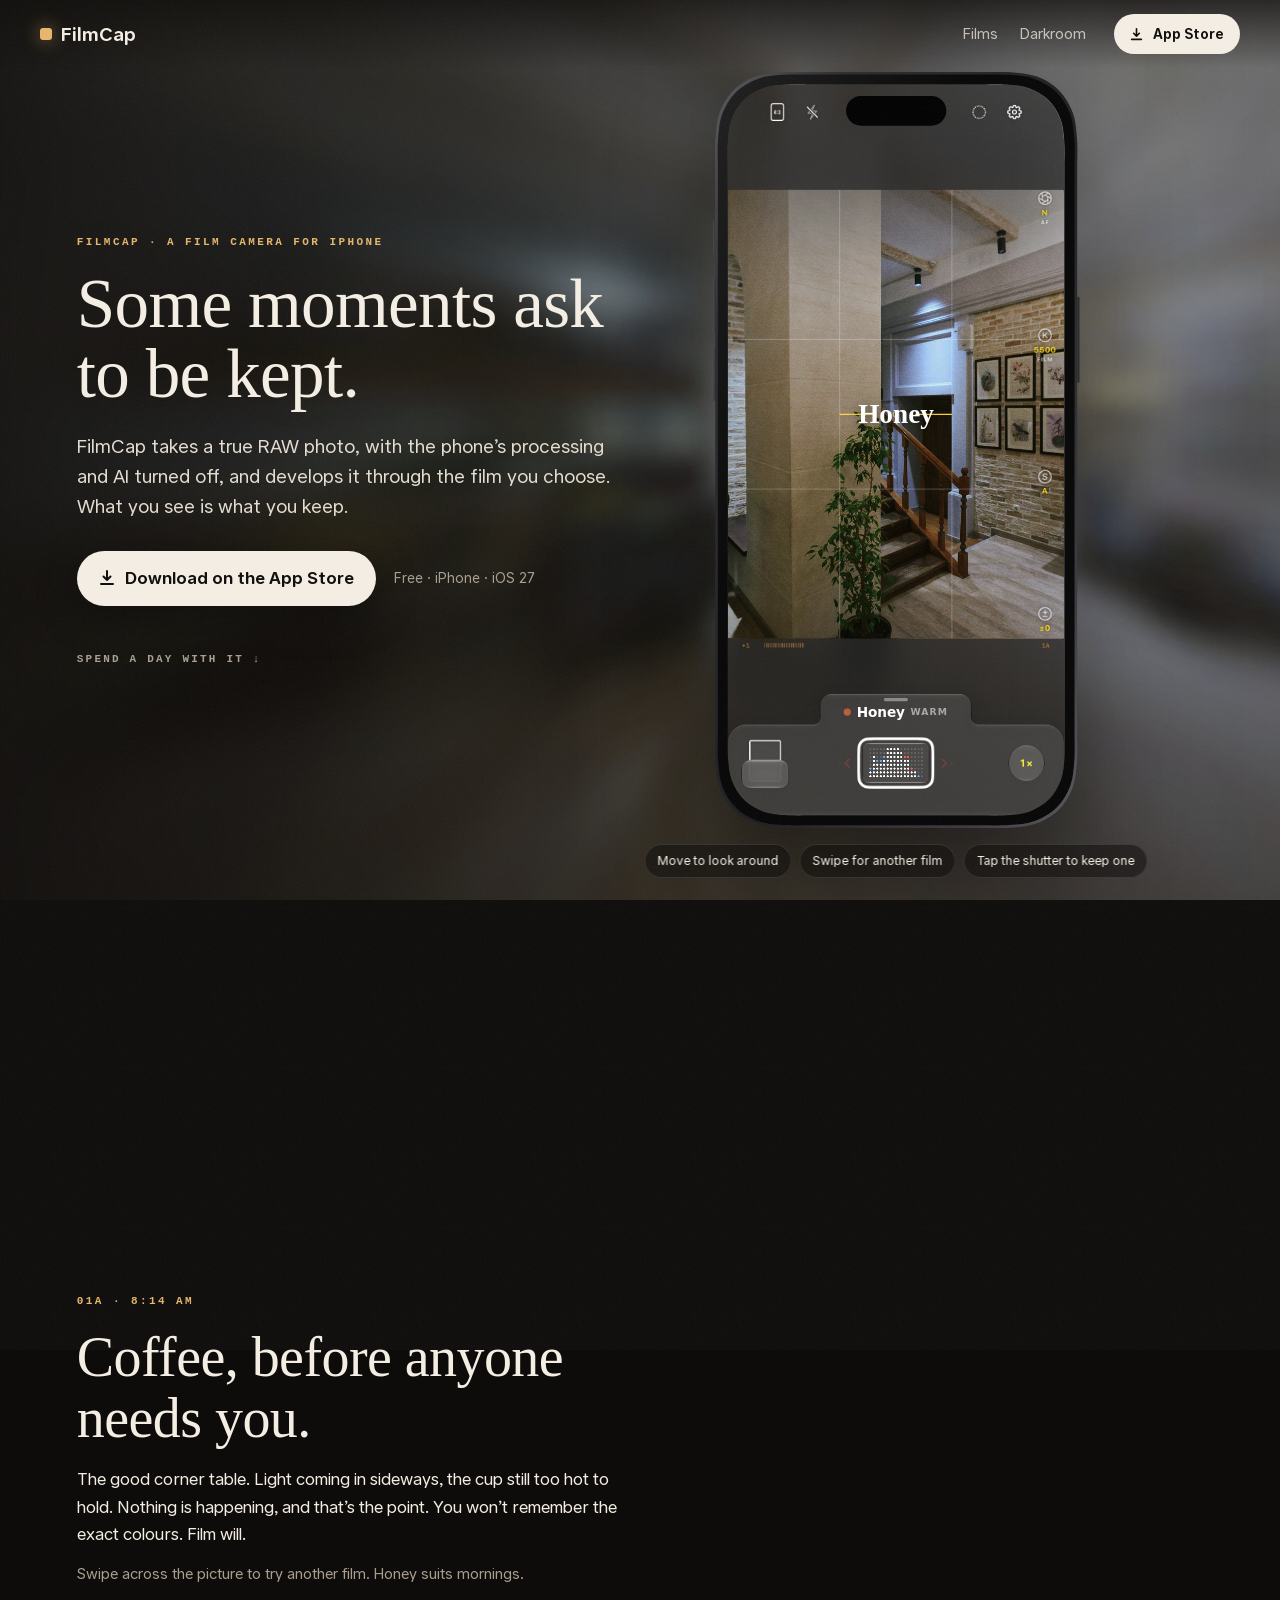
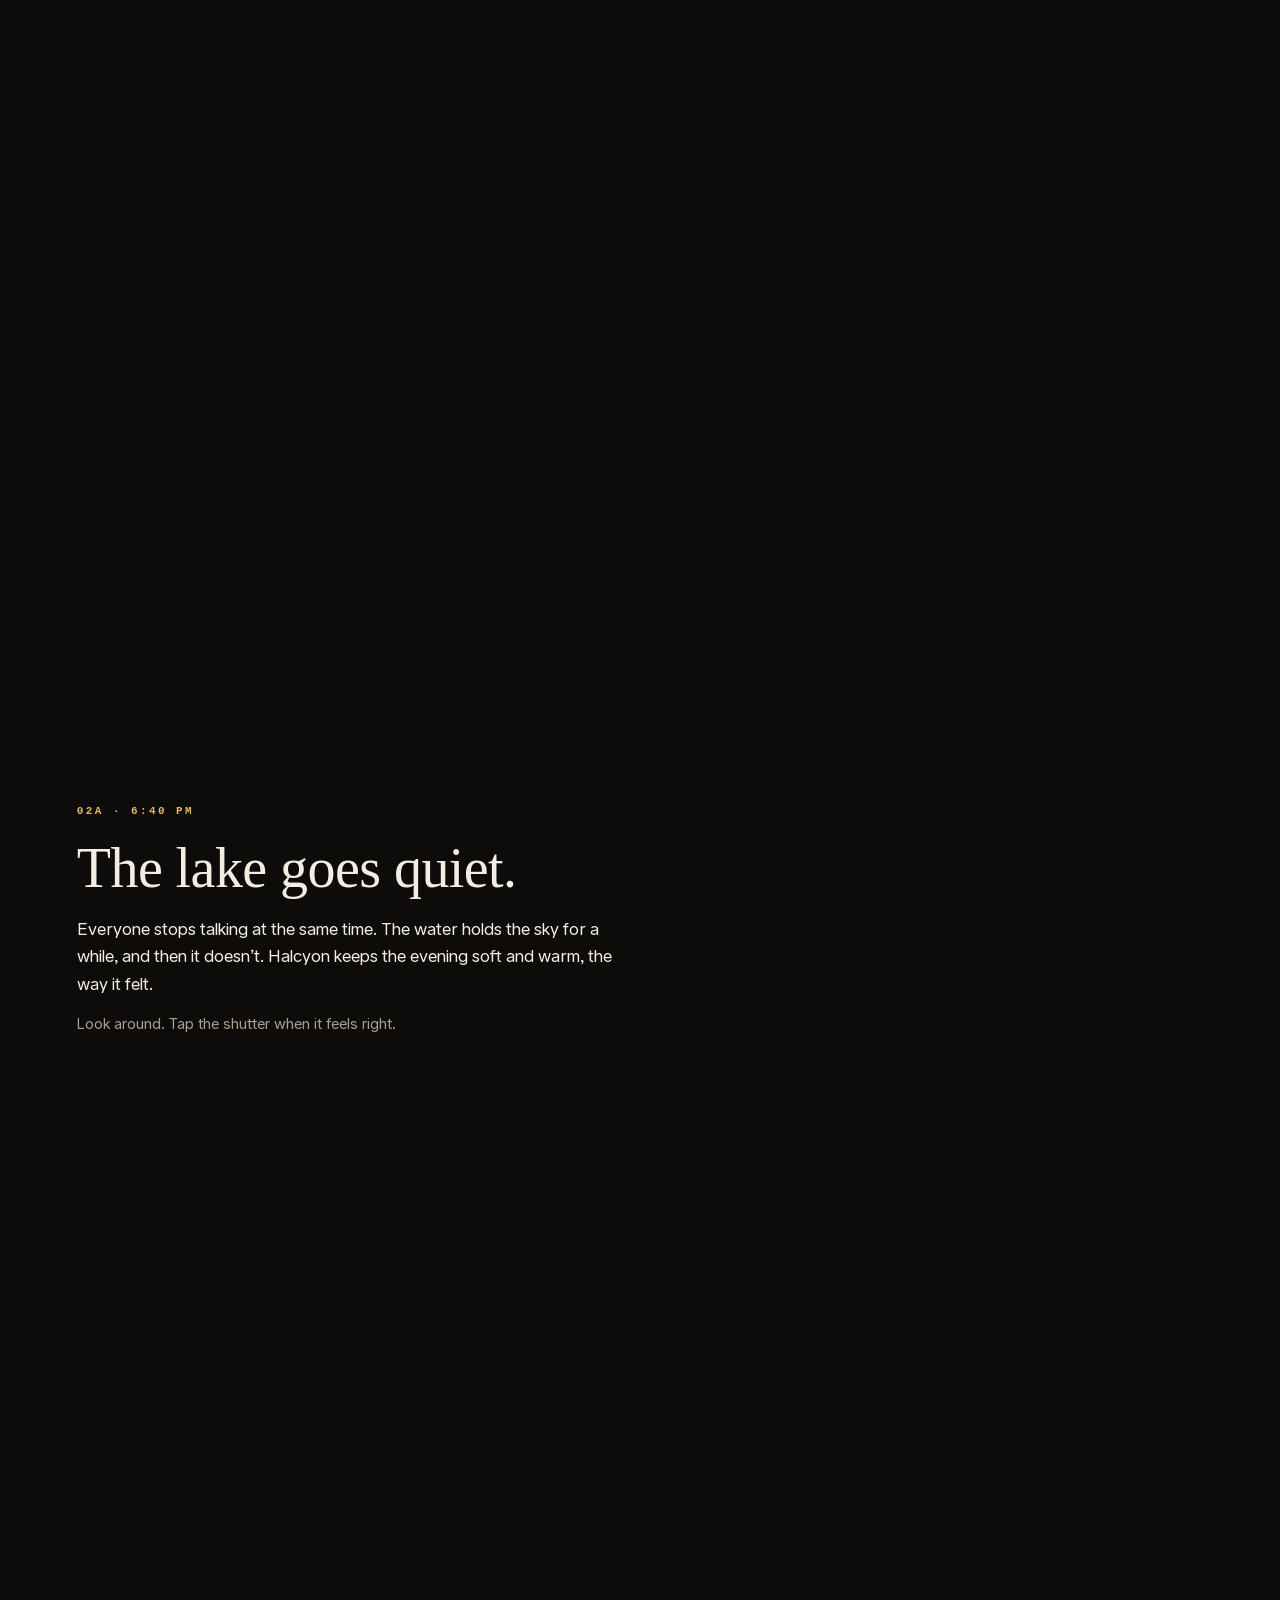
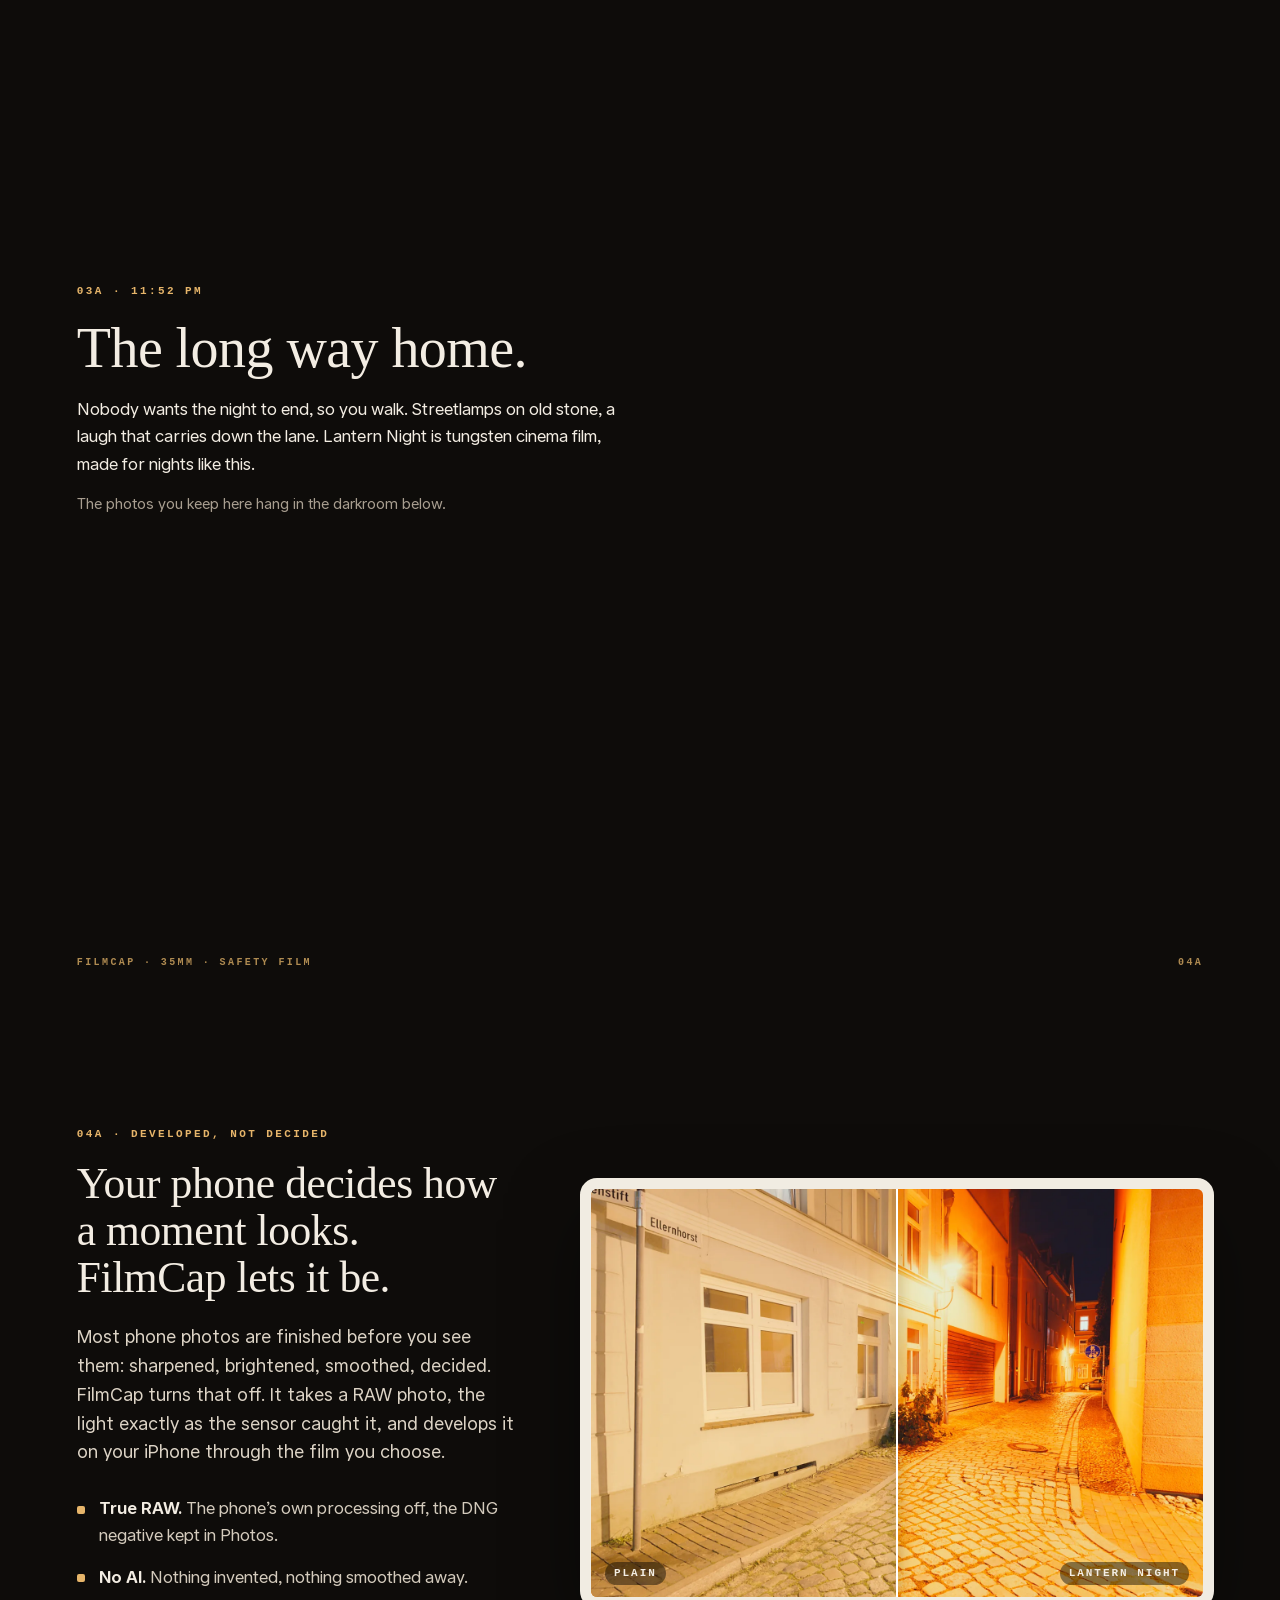
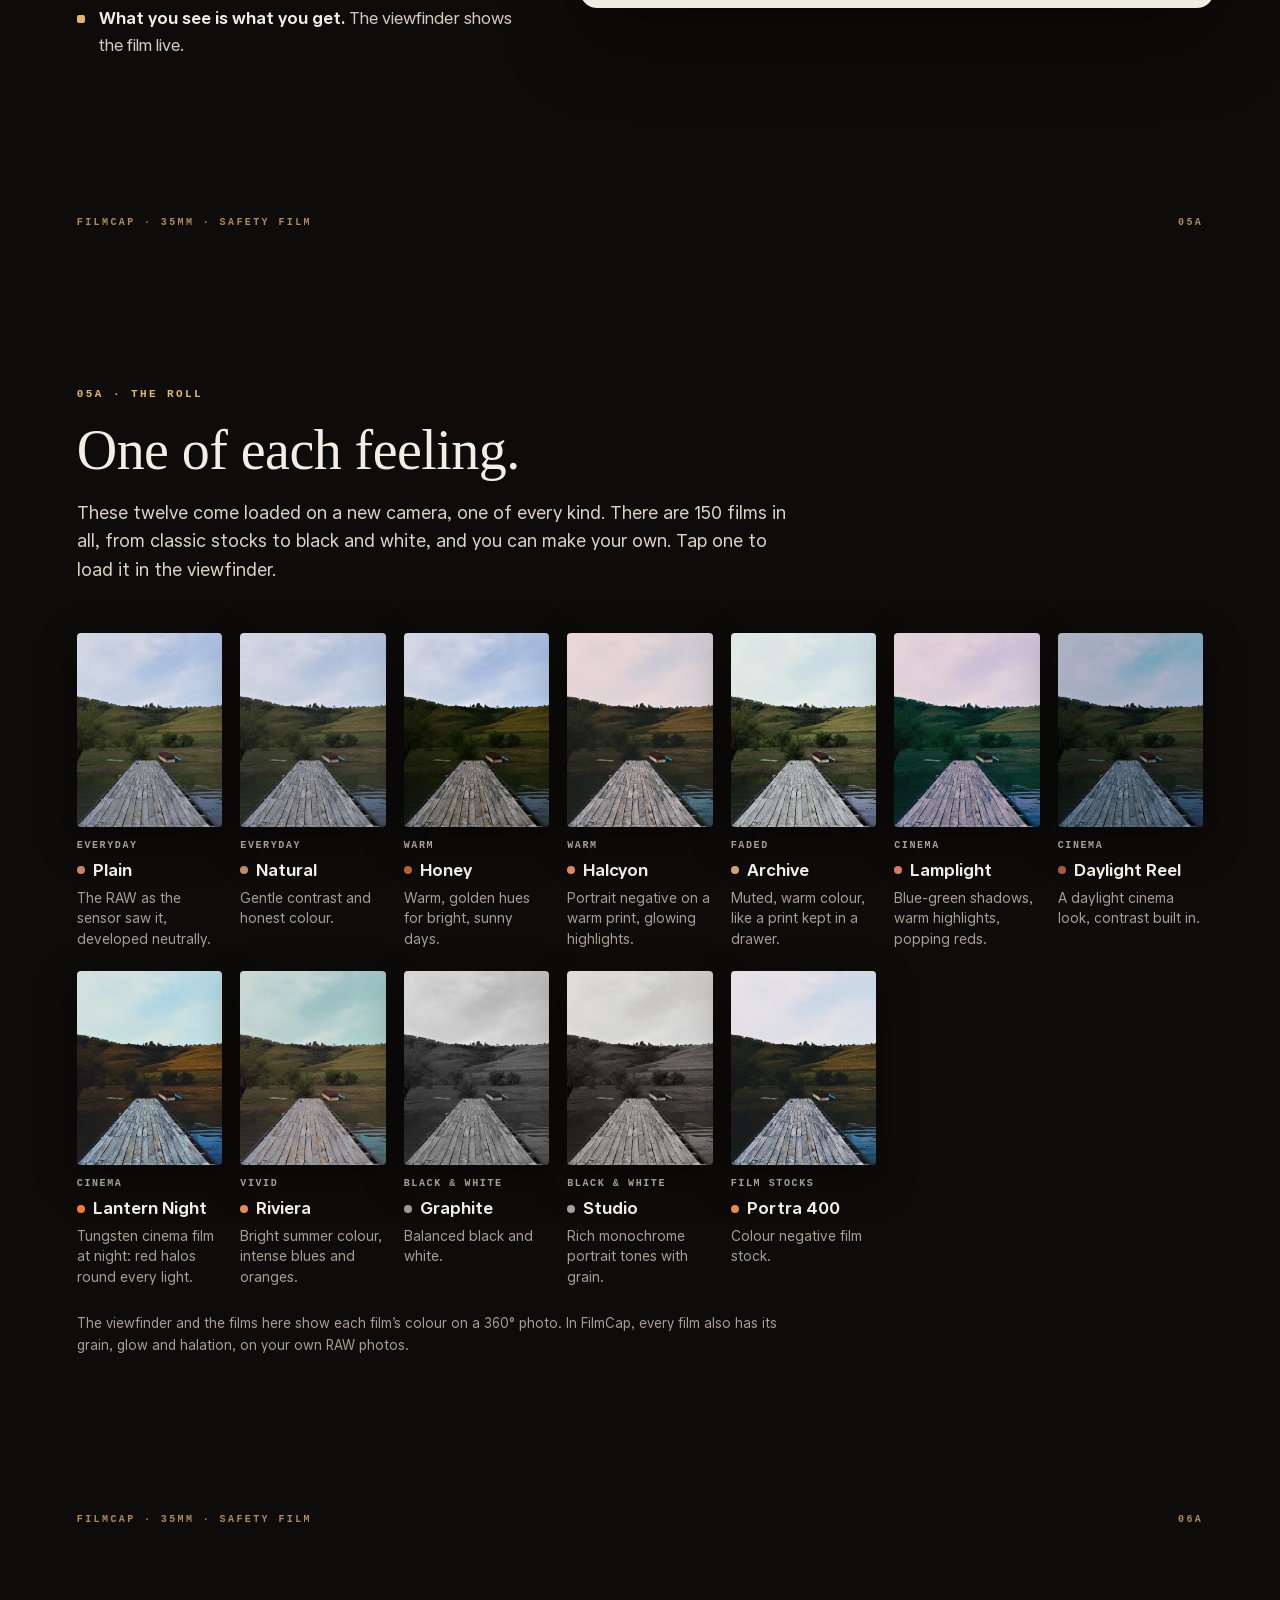
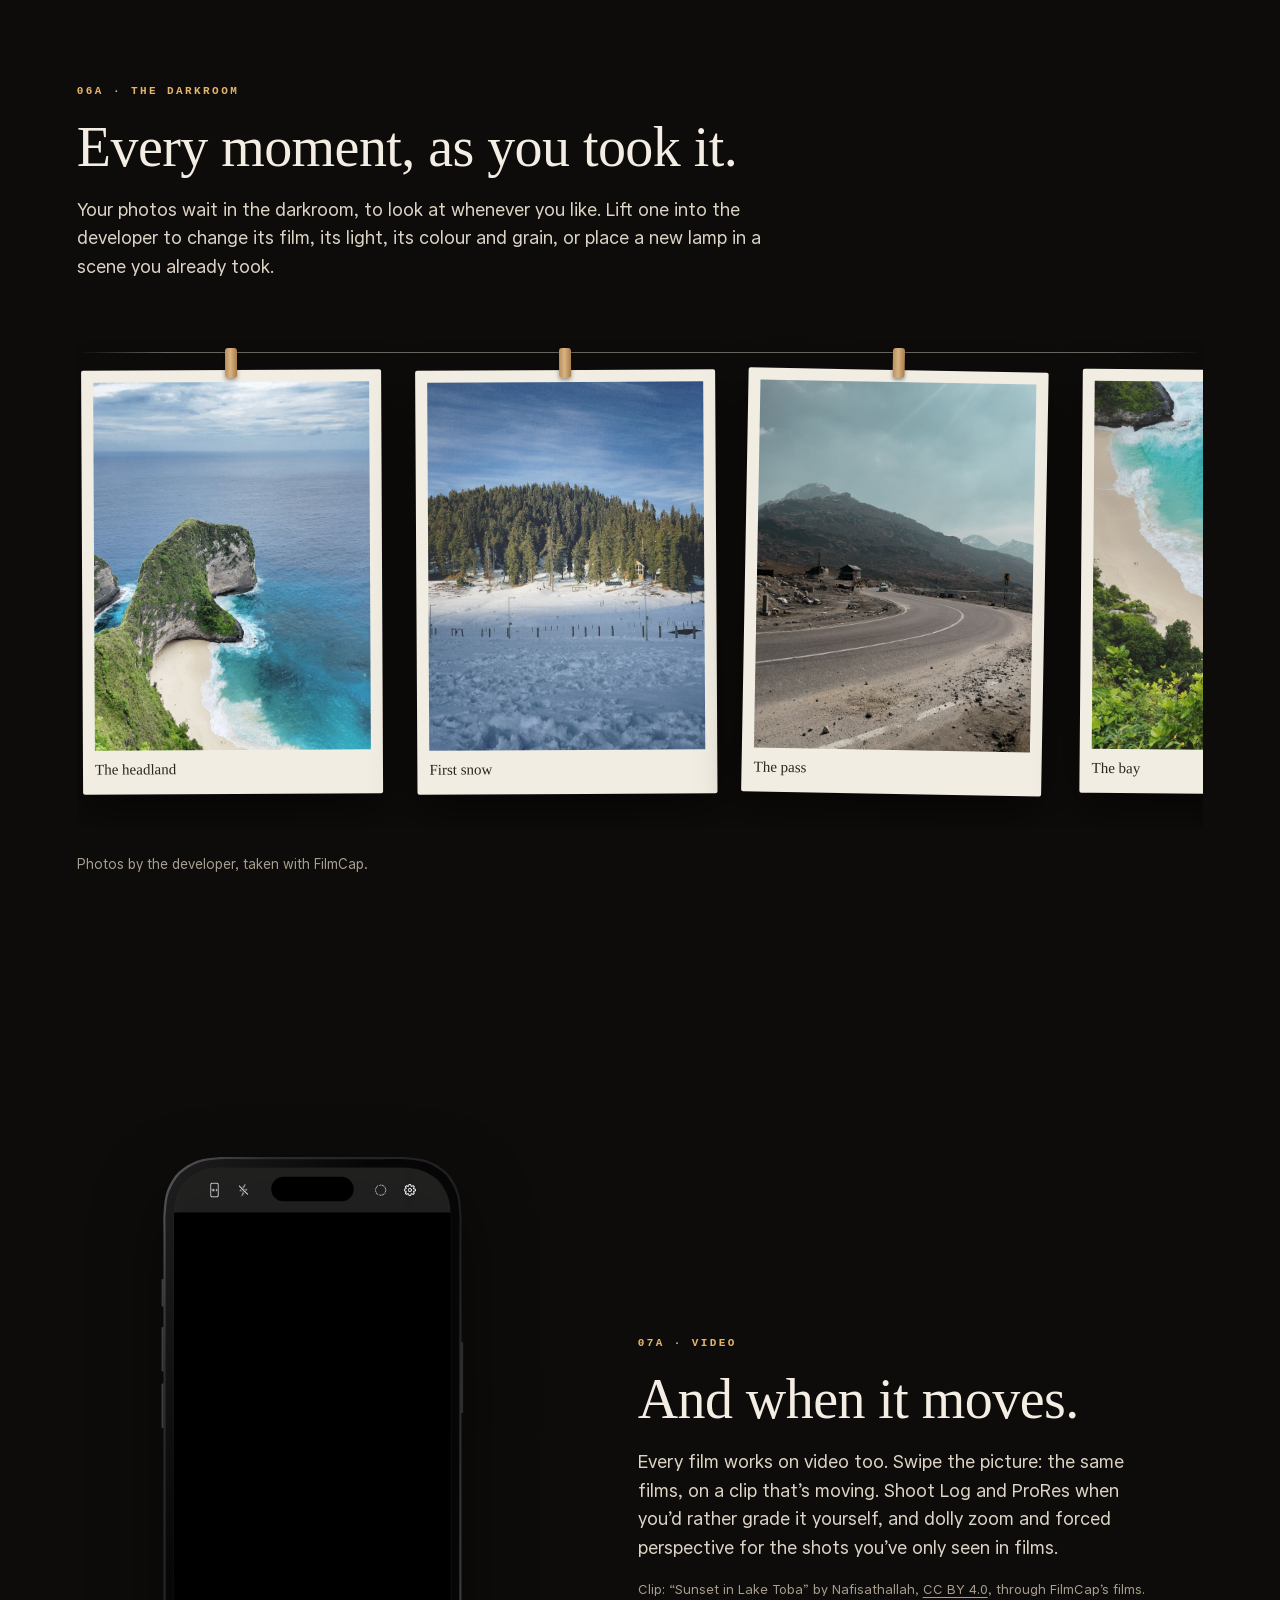
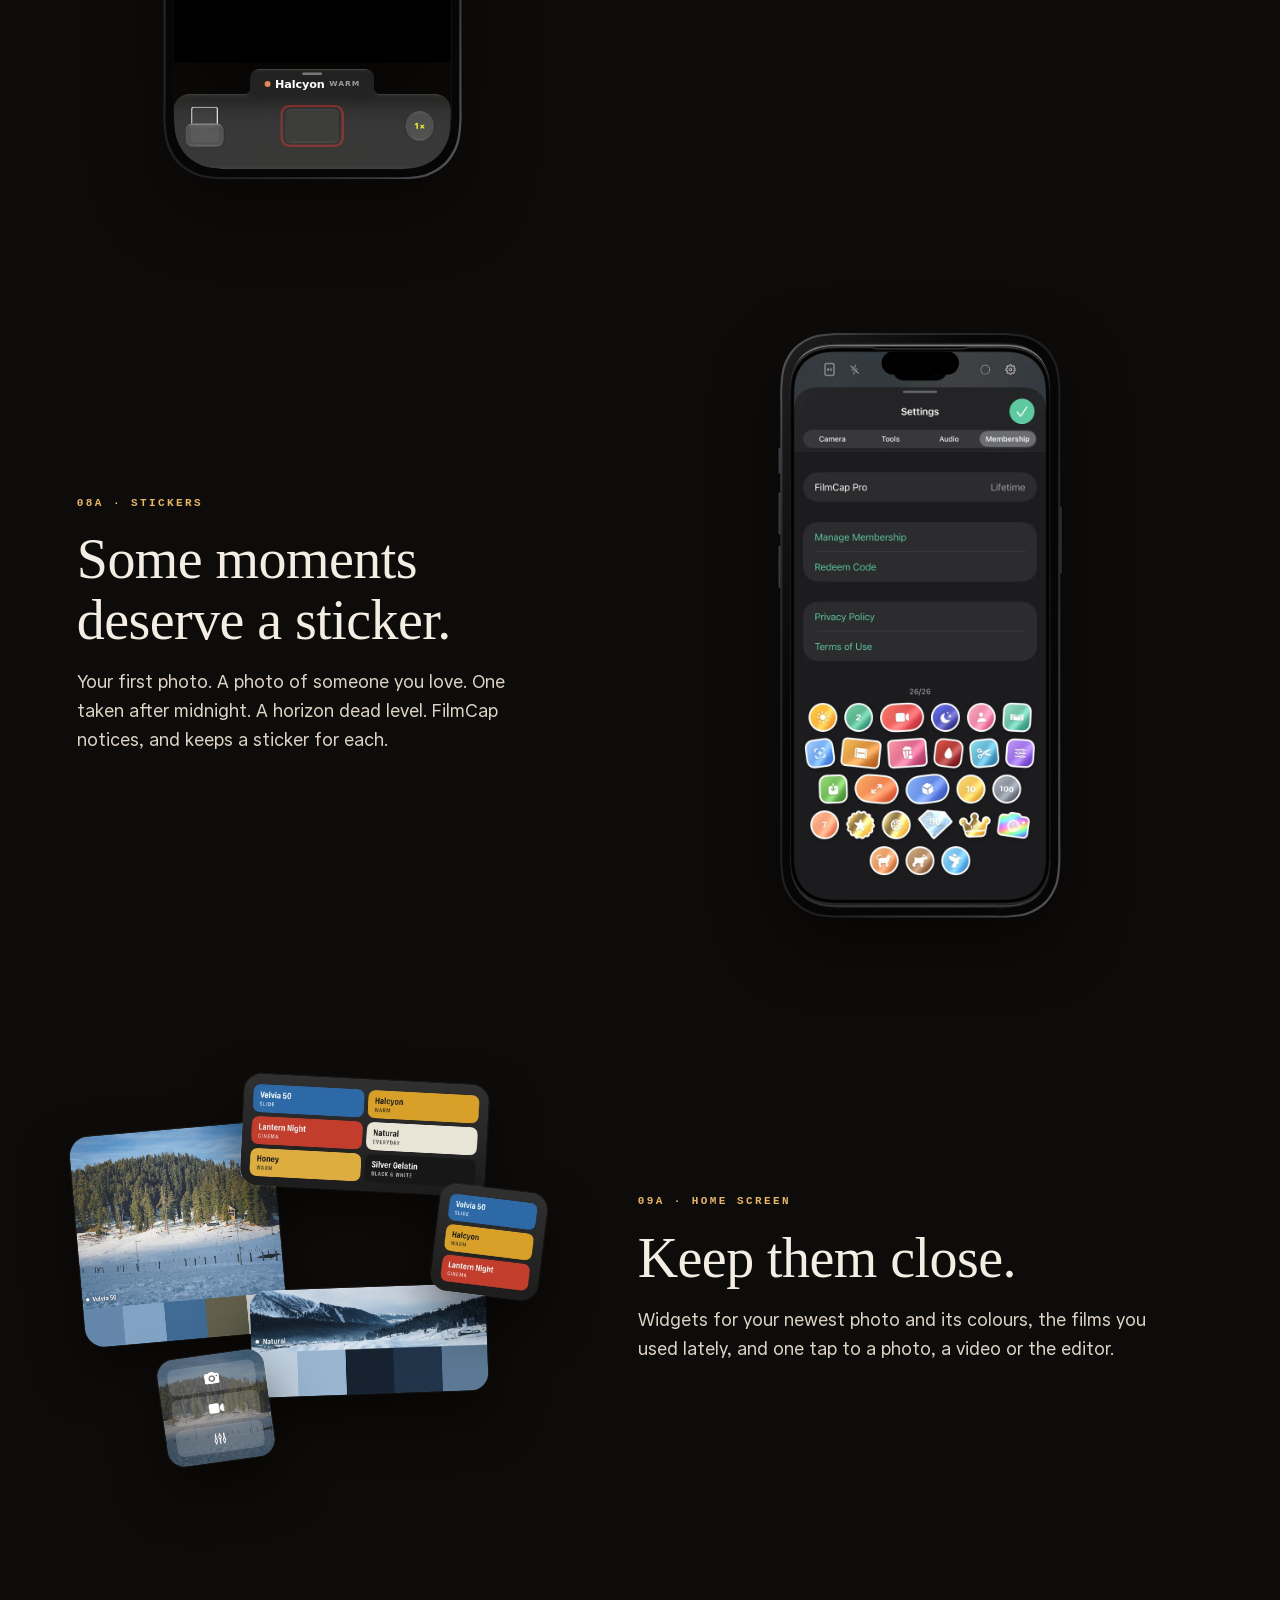
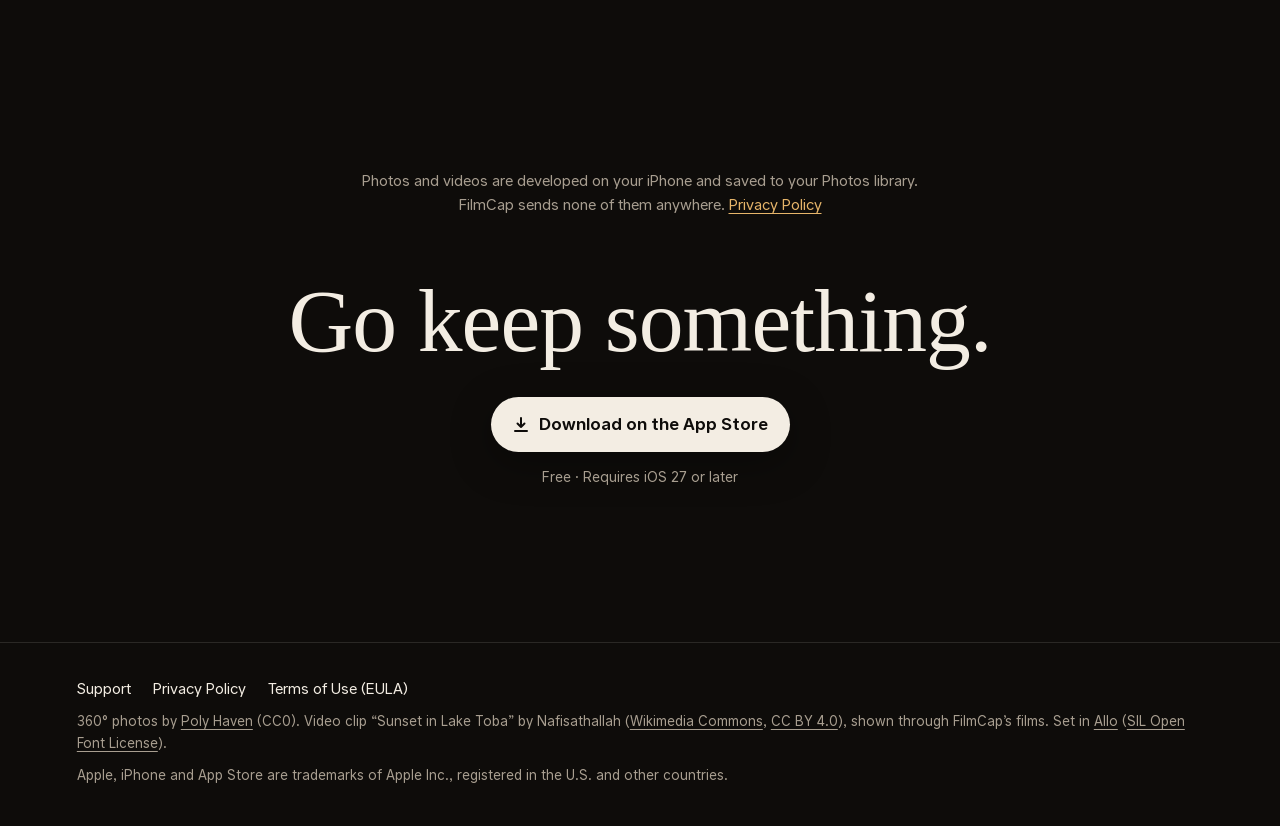
<file: index.html>
<!doctype html>
<html lang="en">
<head>
  <meta charset="utf-8">
  <meta name="viewport" content="width=device-width, initial-scale=1, viewport-fit=cover">
  <title>FilmCap: a film camera for iPhone</title>
  <meta name="description" content="FilmCap takes a true RAW photo, with the phone's processing and AI turned off, and develops it through the film you choose. Some moments ask to be kept.">
  <meta name="theme-color" content="#0e0c0a">
  <meta property="og:title" content="FilmCap: a film camera for iPhone">
  <meta property="og:description" content="Some moments ask to be kept. A true RAW photo, developed through the film you choose.">
  <meta property="og:image" content="https://414141x0.github.io/filmcap/img/share.jpg">
  <meta property="og:type" content="website">
  <meta name="twitter:card" content="summary_large_image">
  <meta name="apple-itunes-app" content="app-id=6836638549">
  <link rel="preload" href="img/pano/cafe-soft.jpg" as="image">
  <link rel="preload" href="img/pano/cafe-mid.jpg" as="image">
  <link rel="stylesheet" href="home.css">
</head>
<body>

<a class="skip" href="#develop">Skip the viewfinder</a>

<header class="bar">
  <a class="brand" href="./" aria-label="FilmCap, home">FilmCap</a>
  <nav aria-label="Sections">
    <a href="#films">Films</a>
    <a href="#darkroom">Darkroom</a>
  </nav>
  <a class="store small" href="https://apps.apple.com/app/id6836638549">App Store</a>
</header>

<main>

<!-- One day through the viewfinder: the world around the phone, the phone's picture through a film. -->
<section class="story" id="story" aria-label="A day with FilmCap">
  <div class="stage">
    <canvas id="world" aria-hidden="true"></canvas>
    <div class="veil" aria-hidden="true"></div>

    <!-- FilmCap's own camera screen (matted from the app, img/ui) in an iPhone Air frame; the
         picture under it, and its histogram, level, focus, film and pocket, are live. -->
    <div class="device" id="phone">
      <div class="screen">
        <div class="viewport photo" id="viewport" tabindex="0" role="group"
             aria-label="FilmCap's viewfinder. Swipe, or use the left and right arrow keys, for another film. Tap to focus.">
          <img class="fallback" src="img/camera.webp" alt="FilmCap's camera, a cliff over a turquoise sea in the viewfinder" hidden>
          <svg class="guides" viewBox="0 0 420 560" aria-hidden="true">
            <path d="M140 0V560M280 0V560M0 186.7H420M0 373.3H420" />
            <g id="level" class="level"><path d="M140 280H186M234 280H280" /><circle cx="210" cy="280" r="3.2" /></g>
          </svg>
          <div class="focus" id="focus" aria-hidden="true"></div>
          <div class="filmname" id="filmname" aria-hidden="true"></div>
          <div class="flash" id="flash" aria-hidden="true"></div>
        </div>
        <img class="ui" src="img/ui/photo.webp" alt="" aria-hidden="true">
        <canvas class="hist" id="hist" aria-hidden="true"></canvas>
        <button class="pill" id="pill" type="button" aria-label="Next film">
          <span class="dot" id="dot"></span><span class="name" id="pillname">Honey</span><span class="kind" id="pillkind">Warm</span>
        </button>
        <a class="pocket" id="pocket" href="#darkroom" aria-label="Your darkroom"><img id="pocketimg" alt="" hidden></a>
        <button class="shutter" id="shutter" type="button" aria-label="Take a photo"></button>
        <div class="island" aria-hidden="true"></div>
      </div>
      <img class="frame" src="img/ui/air.svg" alt="" aria-hidden="true">
    </div>
    <div class="below" id="below">
      <button class="tilt" id="tilt" type="button" hidden>Move your phone to look around</button>
      <p class="hints" id="hints" aria-hidden="true">
        <span class="hint look">Move to look around</span>
        <span class="hint swipe">Swipe for another film</span>
        <span class="hint keep">Tap the shutter to keep one</span>
      </p>
    </div>
    <p class="live" id="live" aria-live="polite"></p>
  </div>

  <div class="chapters">
    <article class="chapter intro" data-scene="cafe" data-film="style.gold">
      <div class="card">
        <p class="edge">FILMCAP · A FILM CAMERA FOR IPHONE</p>
        <h1>Some moments ask to be kept.</h1>
        <p class="lede">FilmCap takes a true RAW photo, with the phone’s processing and AI turned off, and develops it through the film you choose. What you see is what you keep.</p>
        <p class="cta">
          <a class="store" href="https://apps.apple.com/app/id6836638549">Download on the App Store</a>
          <span class="meta">Free · iPhone · iOS 27</span>
        </p>
        <p class="next" aria-hidden="true">Spend a day with it ↓</p>
      </div>
    </article>

    <article class="chapter" data-scene="cafe" data-film="style.gold">
      <div class="card">
        <p class="edge">01A · 8:14 AM</p>
        <h2>Coffee, before anyone needs you.</h2>
        <p>The good corner table. Light coming in sideways, the cup still too hot to hold. Nothing is happening, and that’s the point. You won’t remember the exact colours. Film will.</p>
        <p class="aside">Swipe across the picture to try another film. Honey suits mornings.</p>
      </div>
    </article>

    <article class="chapter" data-scene="lake" data-film="emulsion.halcyon">
      <div class="card">
        <p class="edge">02A · 6:40 PM</p>
        <h2>The lake goes quiet.</h2>
        <p>Everyone stops talking at the same time. The water holds the sky for a while, and then it doesn’t. Halcyon keeps the evening soft and warm, the way it felt.</p>
        <p class="aside">Look around. Tap the shutter when it feels right.</p>
      </div>
    </article>

    <article class="chapter" data-scene="night" data-film="emulsion.lantern">
      <div class="card">
        <p class="edge">03A · 11:52 PM</p>
        <h2>The long way home.</h2>
        <p>Nobody wants the night to end, so you walk. Streetlamps on old stone, a laugh that carries down the lane. Lantern Night is tungsten cinema film, made for nights like this.</p>
        <p class="aside" id="keptline">The photos you keep here hang in the darkroom below.</p>
      </div>
    </article>
  </div>
</section>

<div class="strip" aria-hidden="true"><span>FILMCAP · 35MM · SAFETY FILM</span><span>04A</span></div>

<section class="develop" id="develop">
  <div class="copy">
    <p class="edge">04A · DEVELOPED, NOT DECIDED</p>
    <h2>Your phone decides how a moment looks. FilmCap lets it be.</h2>
    <p>Most phone photos are finished before you see them: sharpened, brightened, smoothed, decided. FilmCap turns that off. It takes a RAW photo, the light exactly as the sensor caught it, and develops it on your iPhone through the film you choose.</p>
    <ul class="facts">
      <li><strong>True RAW.</strong> The phone’s own processing off, the DNG negative kept in Photos.</li>
      <li><strong>No AI.</strong> Nothing invented, nothing smoothed away.</li>
      <li><strong>What you see is what you get.</strong> The viewfinder shows the film live.</li>
    </ul>
  </div>
  <figure class="compare" id="compare">
    <img src="img/views/night-lantern.webp" alt="A cobbled lane at night through Lantern Night: warm, glowing streetlight" width="1500" height="1000" loading="lazy">
    <div class="before" id="before">
      <img src="img/views/night-plain.webp" alt="The same lane developed plainly" width="1500" height="1000" loading="lazy">
    </div>
    <input class="handle" id="handle" type="range" min="0" max="100" value="50" aria-label="Compare plain and Lantern Night">
    <figcaption><span>Plain</span><span>Lantern Night</span></figcaption>
  </figure>
</section>

<div class="strip" aria-hidden="true"><span>FILMCAP · 35MM · SAFETY FILM</span><span>05A</span></div>

<section class="films" id="films">
  <header class="head">
    <p class="edge">05A · THE ROLL</p>
    <h2>One of each feeling.</h2>
    <p>These twelve come loaded on a new camera, one of every kind. There are 150 films in all, from classic stocks to black and white, and you can make your own. Tap one to load it in the viewfinder.</p>
  </header>
  <ol class="wall" id="wall"></ol>
  <p class="note">The viewfinder and the films here show each film’s colour on a 360° photo. In FilmCap, every film also has its grain, glow and halation, on your own RAW photos.</p>
</section>

<div class="strip" aria-hidden="true"><span>FILMCAP · 35MM · SAFETY FILM</span><span>06A</span></div>

<section class="darkroom" id="darkroom">
  <header class="head">
    <p class="edge">06A · THE DARKROOM</p>
    <h2 id="darkroomtitle">Every moment, as you took it.</h2>
    <p id="darkroomline">Your photos wait in the darkroom, to look at whenever you like. Lift one into the developer to change its film, its light, its colour and grain, or place a new lamp in a scene you already took.</p>
  </header>
  <div class="line" id="line" tabindex="0" aria-label="Photos on the line">
    <figure class="print sample"><img src="img/photo-1.jpg" alt="A green headland over a turquoise sea" loading="lazy"><figcaption>The headland</figcaption></figure>
    <figure class="print sample"><img src="img/photo-2.jpg" alt="A pine forest above a snowfield" loading="lazy"><figcaption>First snow</figcaption></figure>
    <figure class="print sample"><img src="img/photo-3.jpg" alt="A mountain road under a grey sky" loading="lazy"><figcaption>The pass</figcaption></figure>
    <figure class="print sample"><img src="img/photo-4.jpg" alt="A white beach seen from a cliff" loading="lazy"><figcaption>The bay</figcaption></figure>
    <figure class="print sample"><img src="img/photo-5.jpg" alt="Misty hills over red scrub" loading="lazy"><figcaption>Morning mist</figcaption></figure>
    <figure class="print sample"><img src="img/photo-6.jpg" alt="Snow and mountains in soft light" loading="lazy"><figcaption>Last light</figcaption></figure>
  </div>
  <p class="note">Photos by the developer, taken with FilmCap.</p>
</section>

<section class="pair-sections">
  <article class="feature">
    <div class="holder" style="--s: 0.66">
      <div class="device video" id="vphone">
        <div class="screen">
          <div class="viewport video" id="vviewport" tabindex="0" role="group"
               aria-label="FilmCap's video viewfinder, a sunset over a lake. Swipe, or use the left and right arrow keys, for another film.">
            <video id="clip" src="img/video/lake.mp4" muted loop playsinline preload="none" aria-hidden="true"></video>
            <div class="filmname" id="vfilmname" aria-hidden="true"></div>
            <div class="rec" id="rec" aria-hidden="true"></div>
          </div>
          <img class="ui" src="img/ui/video.webp" alt="" aria-hidden="true">
          <canvas class="hist" id="vhist" aria-hidden="true"></canvas>
          <button class="pill" id="vpill" type="button" aria-label="Next film">
            <span class="dot" id="vdot"></span><span class="name" id="vpillname">Halcyon</span><span class="kind" id="vpillkind">Warm</span>
          </button>
          <button class="shutter" id="vshutter" type="button" aria-label="Record"></button>
          <div class="island" aria-hidden="true"></div>
        </div>
        <img class="frame" src="img/ui/air.svg" alt="" aria-hidden="true">
      </div>
    </div>
    <div>
      <p class="edge">07A · VIDEO</p>
      <h2>And when it moves.</h2>
      <p>Every film works on video too. Swipe the picture: the same films, on a clip that’s moving. Shoot Log and ProRes when you’d rather grade it yourself, and dolly zoom and forced perspective for the shots you’ve only seen in films.</p>
      <p class="credit">Clip: “Sunset in Lake Toba” by Nafisathallah, <a href="https://creativecommons.org/licenses/by/4.0/">CC BY 4.0</a>, through FilmCap’s films.</p>
    </div>
  </article>
  <article class="feature flip">
    <div class="holder" style="--s: 0.62">
      <div class="device still">
        <div class="screen"><img class="screenshot" src="img/stickers.webp" alt="Stickers earned in FilmCap" loading="lazy"><div class="island" aria-hidden="true"></div></div>
        <img class="frame" src="img/ui/air.svg" alt="" aria-hidden="true">
      </div>
    </div>
    <div>
      <p class="edge">08A · STICKERS</p>
      <h2>Some moments deserve a sticker.</h2>
      <p>Your first photo. A photo of someone you love. One taken after midnight. A horizon dead level. FilmCap notices, and keeps a sticker for each.</p>
    </div>
  </article>
  <article class="feature">
    <div class="cards" id="cards">
      <img class="wcard c1" src="img/widgets/print-large.webp" alt="Large widget: your newest photo over its five colours" loading="lazy">
      <img class="wcard c2" src="img/widgets/films-medium.webp" alt="Medium widget: the films you used lately" loading="lazy">
      <img class="wcard c3" src="img/widgets/print-medium.webp" alt="Medium widget: a photo and its colours" loading="lazy">
      <img class="wcard c4" src="img/widgets/films-small.webp" alt="Small widget: three recent films" loading="lazy">
      <img class="wcard c5" src="img/widgets/shoot-small.webp" alt="Small widget: photo, video and the editor, one tap each" loading="lazy">
    </div>
    <div>
      <p class="edge">09A · HOME SCREEN</p>
      <h2>Keep them close.</h2>
      <p>Widgets for your newest photo and its colours, the films you used lately, and one tap to a photo, a video or the editor.</p>
    </div>
  </article>
</section>

<section class="end">
  <p class="private">Photos and videos are developed on your iPhone and saved to your Photos library. FilmCap sends none of them anywhere. <a href="privacy.html">Privacy Policy</a></p>
  <h2>Go keep something.</h2>
  <p class="cta"><a class="store" href="https://apps.apple.com/app/id6836638549">Download on the App Store</a></p>
  <p class="meta">Free · Requires iOS 27 or later</p>
</section>

</main>

<footer class="foot">
  <nav class="links" aria-label="About FilmCap">
    <a href="support.html">Support</a>
    <a href="privacy.html">Privacy Policy</a>
    <a href="https://www.apple.com/legal/internet-services/itunes/dev/stdeula/">Terms of Use (EULA)</a>
  </nav>
  <p>360° photos by <a href="https://polyhaven.com">Poly Haven</a> (CC0). Video clip “Sunset in Lake Toba” by Nafisathallah (<a href="https://commons.wikimedia.org/wiki/File:Sunset_in_Lake_Toba.webm">Wikimedia Commons</a>, <a href="https://creativecommons.org/licenses/by/4.0/">CC BY 4.0</a>), shown through FilmCap’s films. Set in <a href="https://github.com/joshpuckett/allo">Allo</a> (<a href="fonts/Allo-OFL.txt">SIL Open Font License</a>).</p>
  <p>Apple, iPhone and App Store are trademarks of Apple Inc., registered in the U.S. and other countries.</p>
</footer>

<script src="home.js" defer></script>
</body>
</html>
</file>
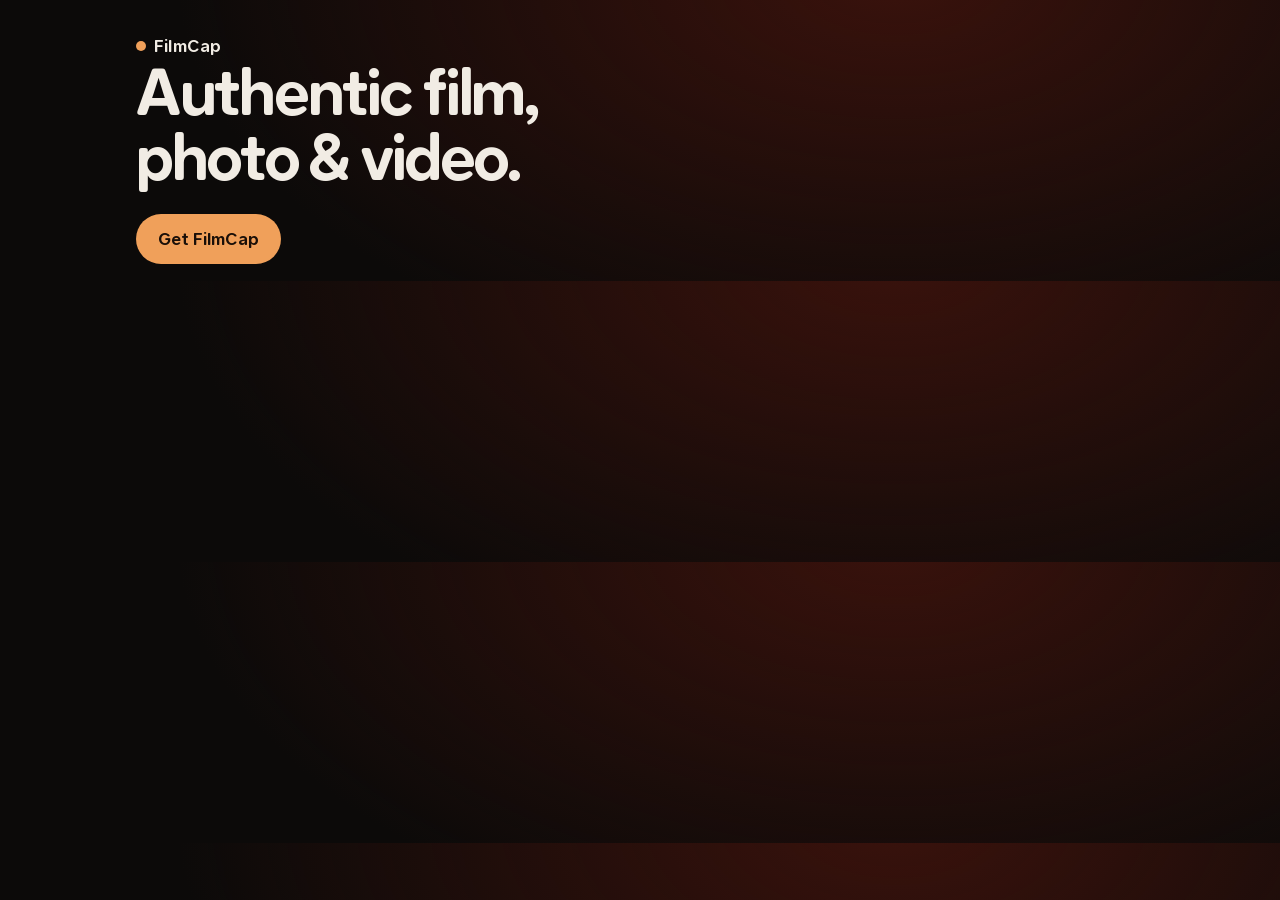
<file: get/index.html>
<!doctype html>
<html lang="en">
<head>
  <meta charset="utf-8">
  <meta name="viewport" content="width=device-width, initial-scale=1">
  <title>Get FilmCap</title>
  <meta name="description" content="FilmCap: authentic film, photo and video, on iPhone.">
  <link rel="stylesheet" href="../style.css">
  <script>
    // Where the QR code on a FilmCap photo leads. The code stays the same for good; only this
    // page decides: FilmCap's App Store page once Apple lists it (asked of Apple's own lookup),
    // its beta until then (or if the lookup does not answer in time).
    var appStore = "https://apps.apple.com/app/id6836638549";
    var beta = "https://testflight.apple.com/join/mrzy7V6C";
    var iPhone = /iPhone|iPad|iPod/.test(navigator.userAgent) ||
      (navigator.platform === "MacIntel" && navigator.maxTouchPoints > 1);
    var gone = false;
    function listed(answer) {
      if (gone) return;
      gone = true;
      var live = !!(answer && answer.resultCount > 0);
      location.replace(live ? appStore : (iPhone ? beta : "../"));
    }
    setTimeout(function () { listed(null); }, 2500);
  </script>
  <script src="https://itunes.apple.com/lookup?id=6836638549&callback=listed" async></script>
</head>
<body class="home">
  <header class="hero">
    <a class="brand" href="../">FilmCap</a>
    <h1>Authentic film,<br>photo &amp; video.</h1>
    <p class="cta"><a class="button" href="https://testflight.apple.com/join/mrzy7V6C">Get FilmCap</a></p>
  </header>
</body>
</html>
</file>
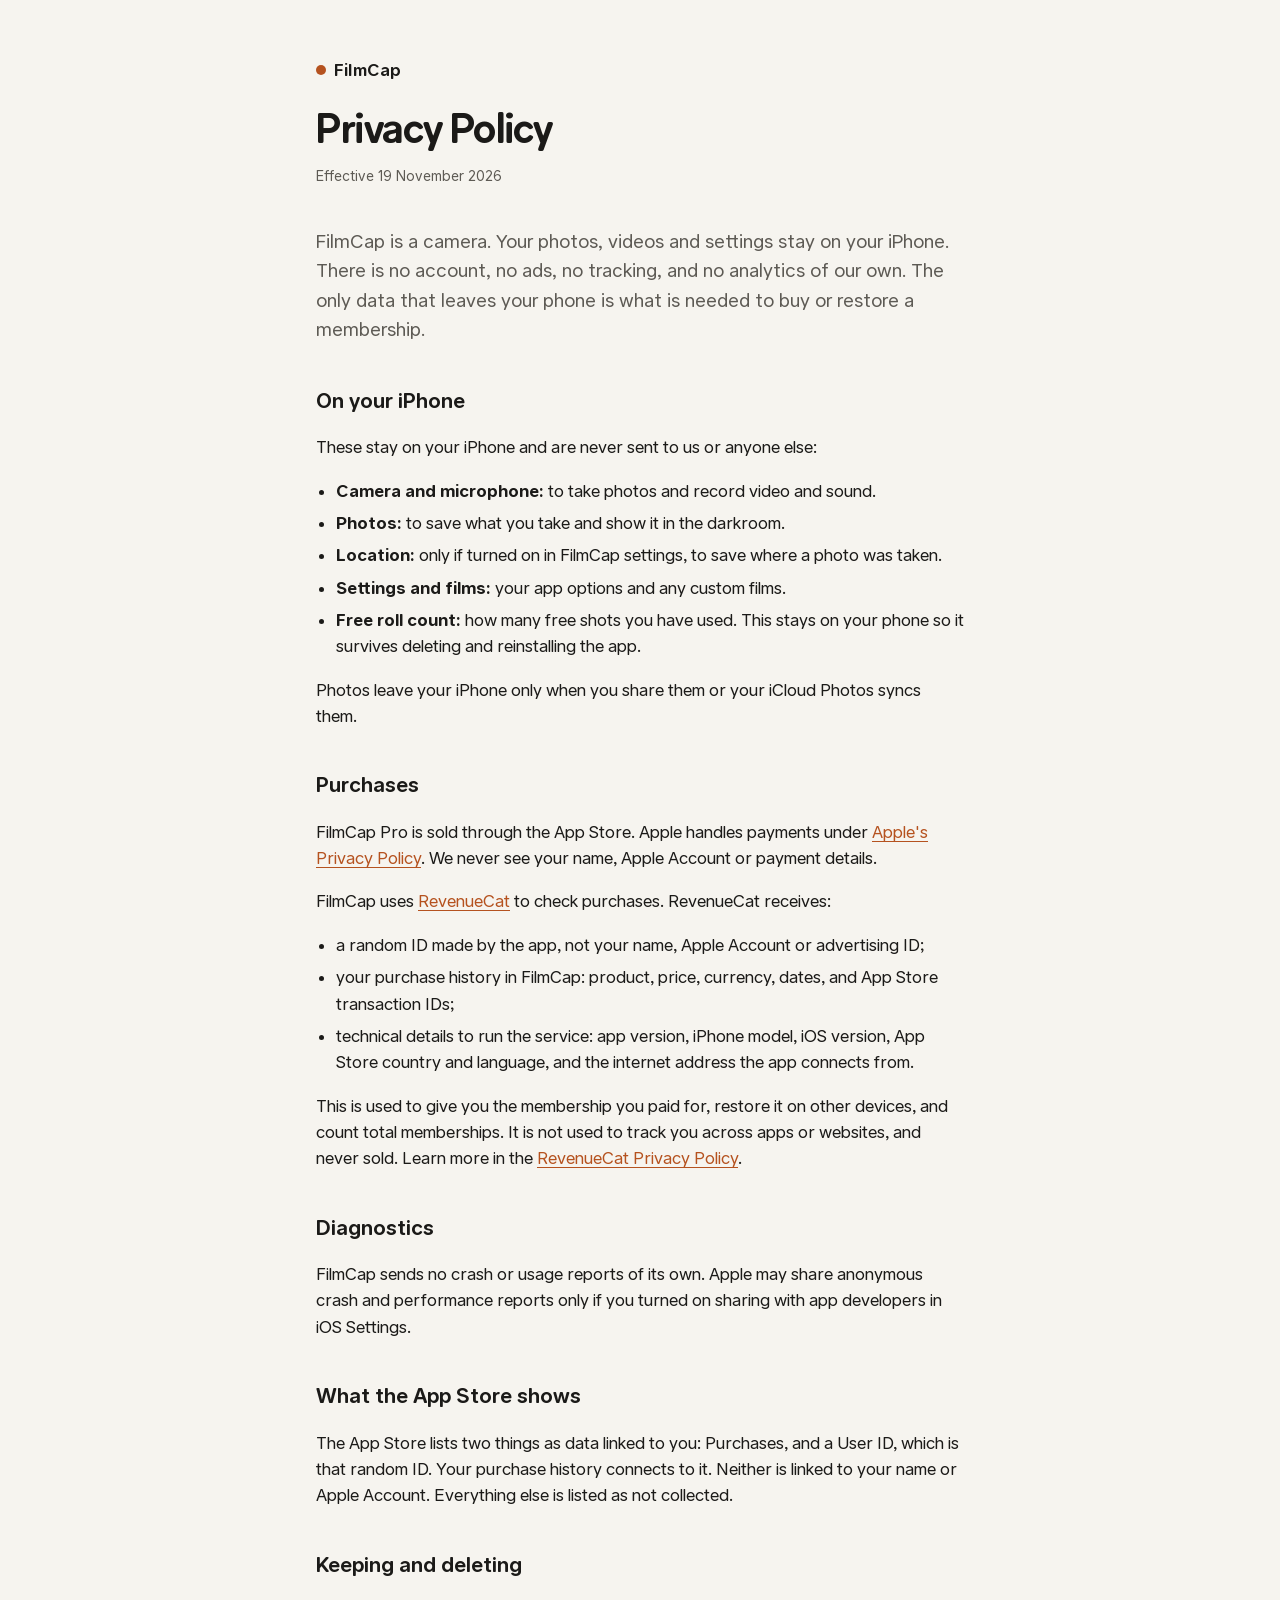
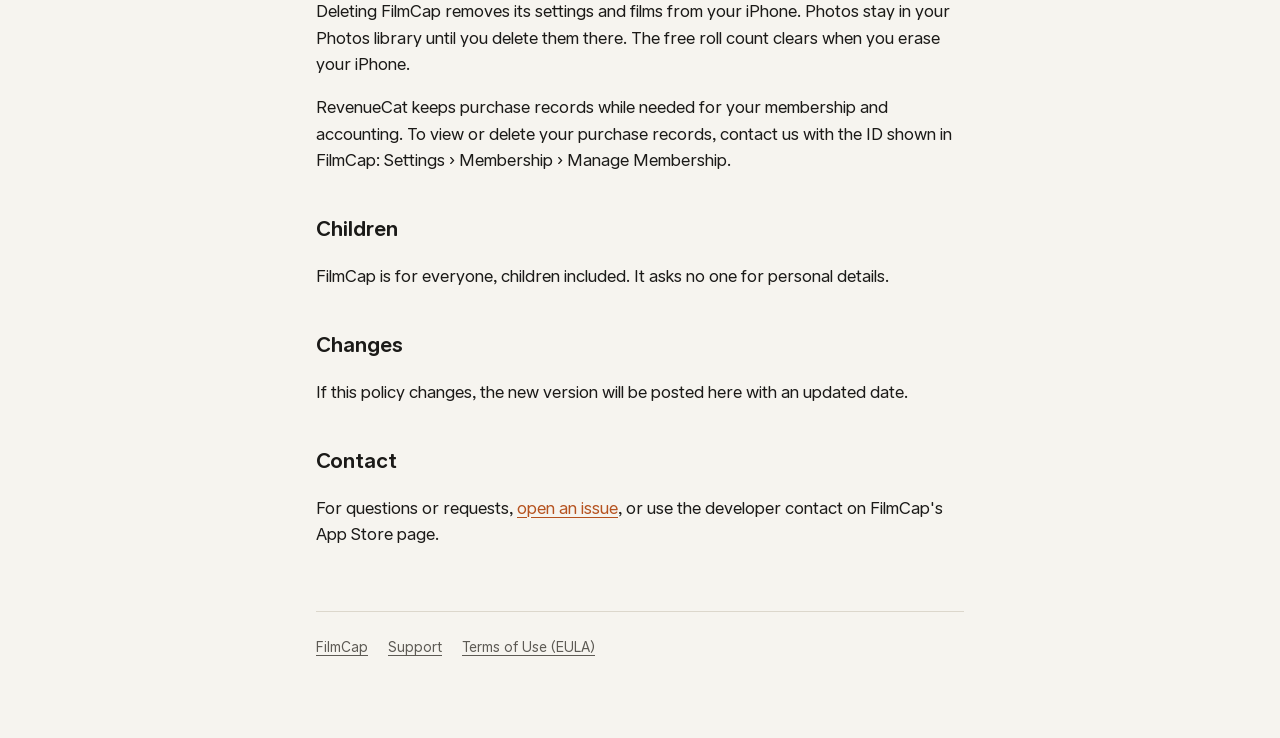
<file: privacy.html>
<!doctype html>
<html lang="en">
<head>
  <meta charset="utf-8">
  <meta name="viewport" content="width=device-width, initial-scale=1">
  <title>FilmCap Privacy Policy</title>
  <meta name="description" content="FilmCap privacy policy: your photos stay on your iPhone. No accounts, ads, or tracking.">
  <link rel="stylesheet" href="style.css">
</head>
<body>
<main>
  <header>
    <a class="brand" href="./">FilmCap</a>
    <h1>Privacy Policy</h1>
    <p class="meta">Effective 19 November 2026</p>
  </header>

  <p class="lede">FilmCap is a camera. Your photos, videos and settings stay on your iPhone. There is no account, no ads, no tracking, and no analytics of our own. The only data that leaves your phone is what is needed to buy or restore a membership.</p>

  <h2>On your iPhone</h2>
  <p>These stay on your iPhone and are never sent to us or anyone else:</p>
  <ul>
    <li><strong>Camera and microphone:</strong> to take photos and record video and sound.</li>
    <li><strong>Photos:</strong> to save what you take and show it in the darkroom.</li>
    <li><strong>Location:</strong> only if turned on in FilmCap settings, to save where a photo was taken.</li>
    <li><strong>Settings and films:</strong> your app options and any custom films.</li>
    <li><strong>Free roll count:</strong> how many free shots you have used. This stays on your phone so it survives deleting and reinstalling the app.</li>
  </ul>
  <p>Photos leave your iPhone only when you share them or your iCloud Photos syncs them.</p>

  <h2>Purchases</h2>
  <p>FilmCap Pro is sold through the App Store. Apple handles payments under <a href="https://www.apple.com/legal/privacy/">Apple's Privacy Policy</a>. We never see your name, Apple Account or payment details.</p>
  <p>FilmCap uses <a href="https://www.revenuecat.com/">RevenueCat</a> to check purchases. RevenueCat receives:</p>
  <ul>
    <li>a random ID made by the app, not your name, Apple Account or advertising ID;</li>
    <li>your purchase history in FilmCap: product, price, currency, dates, and App Store transaction IDs;</li>
    <li>technical details to run the service: app version, iPhone model, iOS version, App Store country and language, and the internet address the app connects from.</li>
  </ul>
  <p>This is used to give you the membership you paid for, restore it on other devices, and count total memberships. It is not used to track you across apps or websites, and never sold. Learn more in the <a href="https://www.revenuecat.com/privacy">RevenueCat Privacy Policy</a>.</p>

  <h2>Diagnostics</h2>
  <p>FilmCap sends no crash or usage reports of its own. Apple may share anonymous crash and performance reports only if you turned on sharing with app developers in iOS Settings.</p>

  <h2>What the App Store shows</h2>
  <p>The App Store lists two things as data linked to you: Purchases, and a User ID, which is that random ID. Your purchase history connects to it. Neither is linked to your name or Apple Account. Everything else is listed as not collected.</p>

  <h2>Keeping and deleting</h2>
  <p>Deleting FilmCap removes its settings and films from your iPhone. Photos stay in your Photos library until you delete them there. The free roll count clears when you erase your iPhone.</p>
  <p>RevenueCat keeps purchase records while needed for your membership and accounting. To view or delete your purchase records, contact us with the ID shown in FilmCap: Settings › Membership › Manage Membership.</p>

  <h2>Children</h2>
  <p>FilmCap is for everyone, children included. It asks no one for personal details.</p>

  <h2>Changes</h2>
  <p>If this policy changes, the new version will be posted here with an updated date.</p>

  <h2>Contact</h2>
  <p>For questions or requests, <a href="https://github.com/414141x0/filmcap/issues">open an issue</a>, or use the developer contact on FilmCap's App Store page.</p>

  <footer>
    <nav class="links">
      <a href="./">FilmCap</a>
      <a href="support.html">Support</a>
      <a href="https://www.apple.com/legal/internet-services/itunes/dev/stdeula/">Terms of Use (EULA)</a>
    </nav>
  </footer>
</main>
</body>
</html>
</file>
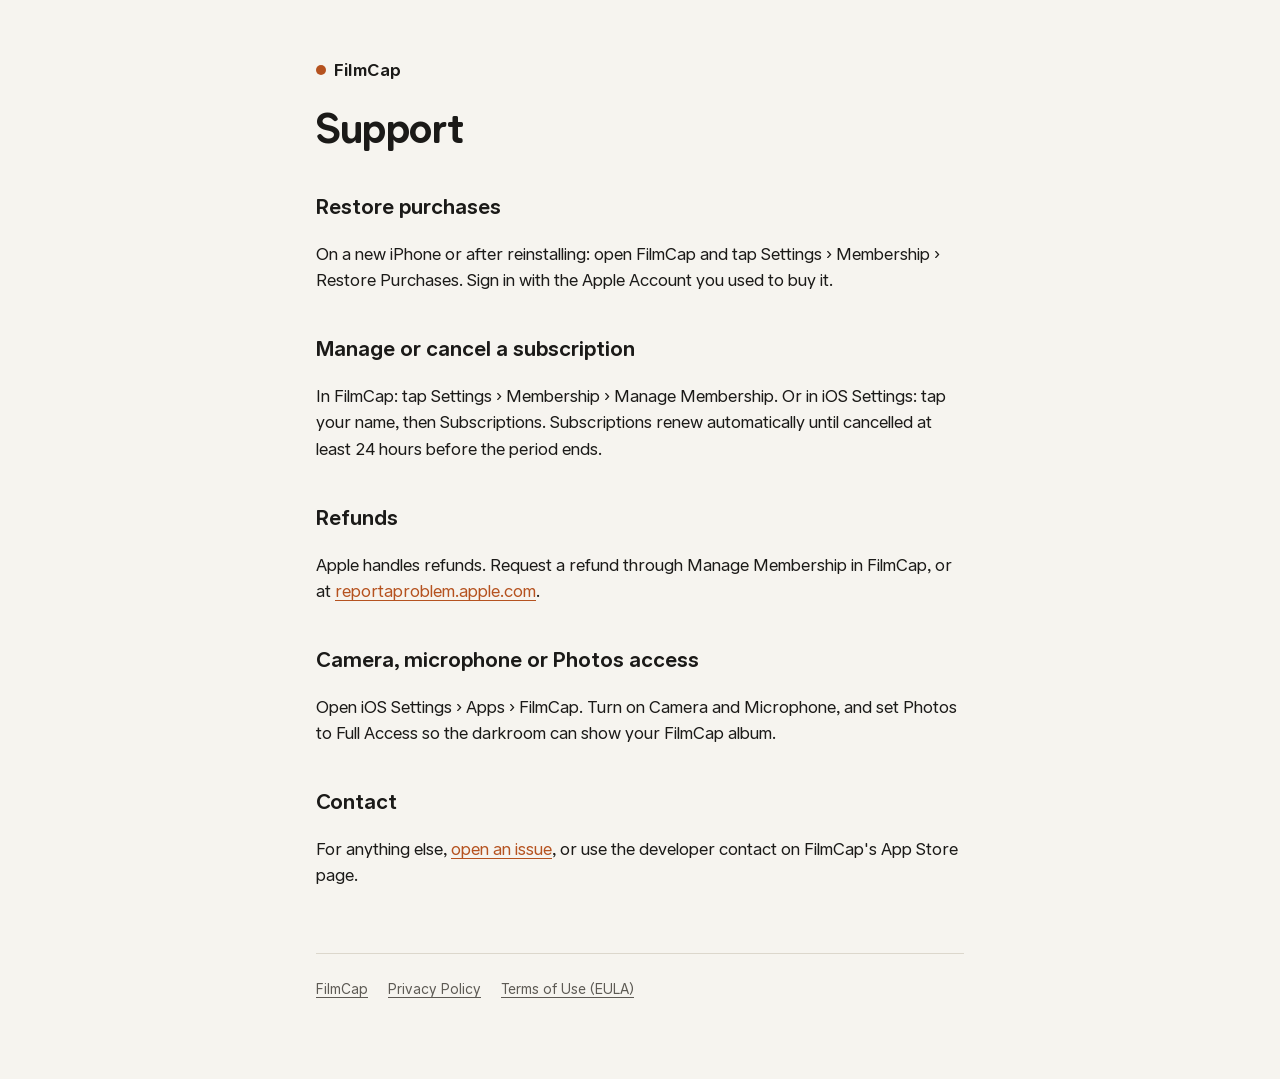
<file: support.html>
<!doctype html>
<html lang="en">
<head>
  <meta charset="utf-8">
  <meta name="viewport" content="width=device-width, initial-scale=1">
  <title>FilmCap Support</title>
  <meta name="description" content="Help with FilmCap: restore purchases, manage subscriptions, fix permissions, and reach us.">
  <link rel="stylesheet" href="style.css">
</head>
<body>
<main>
  <header>
    <a class="brand" href="./">FilmCap</a>
    <h1>Support</h1>
  </header>

  <h2>Restore purchases</h2>
  <p>On a new iPhone or after reinstalling: open FilmCap and tap Settings › Membership › Restore Purchases. Sign in with the Apple Account you used to buy it.</p>

  <h2>Manage or cancel a subscription</h2>
  <p>In FilmCap: tap Settings › Membership › Manage Membership. Or in iOS Settings: tap your name, then Subscriptions. Subscriptions renew automatically until cancelled at least 24 hours before the period ends.</p>

  <h2>Refunds</h2>
  <p>Apple handles refunds. Request a refund through Manage Membership in FilmCap, or at <a href="https://reportaproblem.apple.com">reportaproblem.apple.com</a>.</p>

  <h2>Camera, microphone or Photos access</h2>
  <p>Open iOS Settings › Apps › FilmCap. Turn on Camera and Microphone, and set Photos to Full Access so the darkroom can show your FilmCap album.</p>

  <h2>Contact</h2>
  <p>For anything else, <a href="https://github.com/414141x0/filmcap/issues">open an issue</a>, or use the developer contact on FilmCap's App Store page.</p>

  <footer>
    <nav class="links">
      <a href="./">FilmCap</a>
      <a href="privacy.html">Privacy Policy</a>
      <a href="https://www.apple.com/legal/internet-services/itunes/dev/stdeula/">Terms of Use (EULA)</a>
    </nav>
  </footer>
</main>
</body>
</html>
</file>
<file: home.css>
@font-face {
  font-family: "Allo";
  src: url("fonts/AlloVariable.woff2") format("woff2");
  font-weight: 100 900;
  font-display: swap;
}

/* A camera's back, black; cream ink; the amber of a film's edge printing (the app's onboarding). */
:root {
  --gate: #0e0c0a;
  --raised: #181512;
  --ink: #f3ede3;
  --soft: #a89e90;
  --faint: rgba(243, 237, 227, 0.12);
  --amber: #e6b56a;
  --scene: #e9b98a;
  --serif: ui-serif, "New York", "Iowan Old Style", "Palatino Linotype", Georgia, serif;
  --mono: ui-monospace, "SF Mono", Menlo, Consolas, monospace;
  --sans: "Allo", system-ui, -apple-system, "Segoe UI", sans-serif;
  color-scheme: dark;
}

* { box-sizing: border-box; }
html { -webkit-text-size-adjust: 100%; scroll-behavior: smooth; }
@media (prefers-reduced-motion: reduce) { html { scroll-behavior: auto; } }

body {
  margin: 0;
  background: var(--gate);
  color: var(--ink);
  font: 17px/1.6 var(--sans);
  overflow-x: hidden;
}

/* A breath of grain over everything. */
body::after {
  content: "";
  position: fixed;
  inset: -50%;
  pointer-events: none;
  z-index: 50;
  opacity: 0.07;
  background-image: url("data:image/svg+xml,%3Csvg xmlns='http://www.w3.org/2000/svg' width='160' height='160'%3E%3Cfilter id='n'%3E%3CfeTurbulence type='fractalNoise' baseFrequency='.85' numOctaves='2' stitchTiles='stitch'/%3E%3CfeColorMatrix values='0 0 0 0 1 0 0 0 0 1 0 0 0 0 1 0 0 0 .6 0'/%3E%3C/filter%3E%3Crect width='160' height='160' filter='url(%23n)'/%3E%3C/svg%3E");
}

a { color: var(--amber); text-underline-offset: 3px; }
h1, h2, h3 { font-family: var(--serif); font-weight: 500; letter-spacing: -0.01em; margin: 0; }
h1 { font-size: clamp(42px, 5.4vw, 76px); line-height: 1.02; }
h2 { font-size: clamp(32px, 4.4vw, 56px); line-height: 1.08; }
h3 { font-size: 24px; line-height: 1.2; }
p { margin: 0; }

.edge {
  font: 600 11px/1.4 var(--mono);
  letter-spacing: 0.22em;
  color: var(--amber);
  margin-bottom: 18px;
}

.skip { position: absolute; left: -999px; top: 8px; z-index: 100; background: var(--ink); color: var(--gate); padding: 8px 12px; border-radius: 8px; }
.skip:focus { left: 16px; }

/* ———————————————————————————————— The bar */

.bar {
  position: fixed;
  inset: 0 0 auto;
  z-index: 40;
  display: flex;
  align-items: center;
  gap: 28px;
  padding: max(14px, env(safe-area-inset-top)) clamp(16px, 4vw, 40px) 14px;
  background: linear-gradient(rgba(14, 12, 10, 0.72), rgba(14, 12, 10, 0));
  transition: background-color 0.4s;
}
/* Past the story, over the page's own words: a bar of its own. */
.past .bar {
  background: rgba(14, 12, 10, 0.78);
  -webkit-backdrop-filter: blur(18px) saturate(1.2);
  backdrop-filter: blur(18px) saturate(1.2);
  border-bottom: 1px solid var(--faint);
}
.brand {
  font: 650 19px/1 var(--sans);
  color: var(--ink);
  text-decoration: none;
  display: inline-flex;
  align-items: center;
  gap: 9px;
}
.brand::before {
  content: "";
  width: 12px;
  height: 12px;
  border-radius: 3px;
  background: var(--amber);
  box-shadow: 0 0 18px rgba(230, 181, 106, 0.6);
}
.bar nav { display: flex; gap: 22px; margin-left: auto; }
.bar nav a { color: var(--ink); opacity: 0.75; text-decoration: none; font-size: 15px; }
.bar nav a:hover { opacity: 1; }

.store {
  display: inline-flex;
  align-items: center;
  gap: 10px;
  padding: 14px 22px;
  border-radius: 999px;
  background: var(--ink);
  color: var(--gate);
  font-weight: 650;
  text-decoration: none;
  box-shadow: 0 10px 40px rgba(0, 0, 0, 0.35);
  transition: transform 0.2s, box-shadow 0.2s;
}
.store::before {
  content: "";
  width: 16px;
  height: 16px;
  background: currentColor;
  -webkit-mask: url("data:image/svg+xml,%3Csvg xmlns='http://www.w3.org/2000/svg' viewBox='0 0 16 16'%3E%3Cpath d='M8 1v9m0 0L4.5 6.5M8 10l3.5-3.5M2 14h12' fill='none' stroke='black' stroke-width='2' stroke-linecap='round' stroke-linejoin='round'/%3E%3C/svg%3E") center/contain no-repeat;
  mask: url("data:image/svg+xml,%3Csvg xmlns='http://www.w3.org/2000/svg' viewBox='0 0 16 16'%3E%3Cpath d='M8 1v9m0 0L4.5 6.5M8 10l3.5-3.5M2 14h12' fill='none' stroke='black' stroke-width='2' stroke-linecap='round' stroke-linejoin='round'/%3E%3C/svg%3E") center/contain no-repeat;
}
.store:hover { transform: translateY(-2px); box-shadow: 0 14px 50px rgba(0, 0, 0, 0.45); }
.store.small { padding: 9px 16px; font-size: 14px; box-shadow: none; }
.store.small::before { width: 13px; height: 13px; }
@media (max-width: 640px) { .bar nav { display: none; } .store.small { margin-left: auto; } }

/* ———————————————————————————————— The story: the world, the phone, the day */

.story { position: relative; }
.stage {
  position: sticky;
  top: 0;
  height: 100vh;
  height: 100svh;
  overflow: hidden;
  touch-action: pan-y;
}
#world { position: absolute; inset: 0; width: 100%; height: 100%; display: block; }
.veil {
  position: absolute;
  inset: 0;
  pointer-events: none;
  background:
    radial-gradient(120% 90% at 70% 50%, transparent 30%, rgba(14, 12, 10, 0.55) 100%),
    linear-gradient(90deg, rgba(14, 12, 10, 0.78), rgba(14, 12, 10, 0.1) 52%, transparent);
}

/* The phone: FilmCap's real camera screen (img/ui, matted from the app) at its own 420 × 912 points,
   in an iPhone Air frame (img/ui/air.svg), scaled whole (--s). The picture under the screen is the
   world's canvas behind it; everything that moves is drawn live over it. */
.device {
  position: absolute;
  left: 70%;
  top: 50%;
  width: 458.53px;
  height: 943.14px;
  transform: translate(-50%, -50%) scale(var(--s, 0.7));
  z-index: 3;
  filter: drop-shadow(0 50px 60px rgba(0, 0, 0, 0.55));
}
.device .frame { position: absolute; inset: 0; width: 100%; height: 100%; pointer-events: none; z-index: 5; }
.device .screen {
  position: absolute;
  left: 19.27px;
  top: 15.55px;
  width: 420px;
  height: 912px;
  clip-path: path("M0.00,101.36 C0.03,96.55 -0.58,82.05 0.21,72.51 C1.00,62.98 1.50,52.92 4.76,44.14 C8.03,35.35 13.23,26.35 19.79,19.79 C26.35,13.23 35.35,8.03 44.14,4.76 C52.92,1.50 62.98,1.00 72.51,0.21 C82.05,-0.58 96.55,0.03 101.36,0.00 L318.64,0.00 C323.45,0.03 337.95,-0.58 347.49,0.21 C357.02,1.00 367.08,1.50 375.86,4.76 C384.65,8.03 393.65,13.23 400.21,19.79 C406.77,26.35 411.97,35.35 415.24,44.14 C418.50,52.92 419.00,62.98 419.79,72.51 C420.58,82.05 419.97,96.55 420.00,101.36 L420.00,810.68 C419.97,815.49 420.58,829.99 419.79,839.53 C419.00,849.07 418.50,859.12 415.24,867.91 C411.97,876.69 406.77,885.69 400.21,892.25 C393.65,898.81 384.65,904.02 375.86,907.28 C367.08,910.54 357.02,911.04 347.49,911.83 C337.95,912.63 323.45,912.01 318.64,912.04 L101.36,912.04 C96.55,912.01 82.05,912.63 72.51,911.83 C62.98,911.04 52.92,910.54 44.14,907.28 C35.35,904.02 26.35,898.81 19.79,892.25 C13.23,885.69 8.03,876.69 4.76,867.91 C1.50,859.12 1.00,849.07 0.21,839.53 C-0.58,829.99 0.03,815.49 0.00,810.68 Z");
  font-family: system-ui, -apple-system, "SF Pro Text", sans-serif;
  color: #fff;
}
.device .ui { position: absolute; inset: 0; width: 100%; height: 100%; pointer-events: none; z-index: 2; }
.device .island { position: absolute; left: 147.3px; top: 14.43px; width: 125.4px; height: 36.66px; border-radius: 99px; background: #000; z-index: 4; }
.device .screenshot { position: absolute; inset: 0; width: 100%; height: 100%; object-fit: cover; }

.viewport { position: absolute; left: 0; width: 420px; z-index: 1; cursor: grab; touch-action: none; outline: none; overflow: hidden; }
.viewport.photo { top: 131px; height: 560px; }
.viewport.video { top: 68px; height: 682.33px; }
.viewport:focus-visible { box-shadow: inset 0 0 0 3px var(--amber); }
.viewport.dragging { cursor: grabbing; }
.fallback, .viewport video { position: absolute; inset: 0; width: 100%; height: 100%; object-fit: cover; }
.viewport video { visibility: hidden; }
.viewport video.plain { visibility: visible; }

/* The grid in thirds, and the level: it turns with the camera, and goes yellow when straight. */
.guides { position: absolute; inset: 0; width: 100%; height: 100%; pointer-events: none; }
.guides > path { stroke: rgba(255, 255, 255, 0.28); stroke-width: 1; fill: none; }
.level { transition: color 0.2s; color: rgba(255, 255, 255, 0.85); }
.level path { stroke: currentColor; stroke-width: 1.6; fill: none; }
.level circle { fill: none; stroke: currentColor; stroke-width: 1.4; }
.level.true { color: #ffd23f; }

/* Focus: tapped, a square closes on the point, and the picture pulls into focus. */
.focus {
  position: absolute;
  width: 74px;
  height: 74px;
  margin: -37px 0 0 -37px;
  border: 1.5px solid #ffd23f;
  opacity: 0;
  pointer-events: none;
}
.focus.on { animation: focus 1.3s ease-out forwards; }
@keyframes focus {
  0% { opacity: 1; transform: scale(1.45); }
  22% { opacity: 1; transform: scale(1); }
  70% { opacity: 1; }
  100% { opacity: 0; transform: scale(1); }
}

.filmname {
  position: absolute;
  inset: 0;
  display: grid;
  place-items: center;
  font: 600 34px/1 var(--serif);
  text-shadow: 0 2px 20px rgba(0, 0, 0, 0.55);
  opacity: 0;
  transition: opacity 0.5s;
  pointer-events: none;
}
.filmname.on { opacity: 1; transition-duration: 0.12s; }
.flash { position: absolute; inset: 0; background: #fff; opacity: 0; pointer-events: none; }

/* The deck's live parts, where the app has them (points measured on the capture). */
.hist { position: absolute; left: 168.67px; top: 820.67px; width: 82.67px; height: 50.33px; z-index: 3; pointer-events: none; }
.pill {
  position: absolute;
  left: 110px;
  top: 770px;
  width: 200px;
  height: 26px;
  z-index: 3;
  display: flex;
  align-items: center;
  justify-content: center;
  gap: 7px;
  border: 0;
  background: none;
  color: #fff;
  cursor: pointer;
  font: 600 17px/1 system-ui, -apple-system, sans-serif;
  letter-spacing: -0.01em;
}
.pill .dot { width: 9px; height: 9px; border-radius: 50%; background: var(--scene); transition: background 0.4s; }
.pill .kind { font-size: 11.5px; font-weight: 600; letter-spacing: 0.12em; text-transform: uppercase; color: rgba(255, 255, 255, 0.55); }
.pocket { position: absolute; left: 28px; top: 818px; width: 38.33px; height: 25px; z-index: 3; border-radius: 3px; overflow: hidden; }
.pocket img { width: 100%; height: 100%; object-fit: cover; display: block; }
.pocket.got { animation: got 0.6s ease-out; }
@keyframes got { 40% { transform: scale(1.25); } }
.shutter { position: absolute; left: 162.33px; top: 814px; width: 95.67px; height: 62px; z-index: 3; border: 0; border-radius: 16px; background: none; cursor: pointer; }
.shutter:active { background: rgba(255, 255, 255, 0.12); }
.shutter:focus-visible { outline: 3px solid var(--amber); outline-offset: 3px; }
.rec { position: absolute; inset: 0; border: 3px solid #ff3b30; border-radius: 4px; opacity: 0; pointer-events: none; transition: opacity 0.3s; }
.rec::after {
  content: attr(data-time);
  position: absolute;
  top: 12px;
  left: 50%;
  translate: -50%;
  padding: 3px 9px;
  border-radius: 6px;
  background: #ff3b30;
  font: 600 15px/1.2 ui-monospace, "SF Mono", monospace;
}
.rec.on { opacity: 1; }

/* A phone in the page's flow (video, stickers): the frame at --s, the box its scaled size. */
.holder { position: relative; justify-self: center; width: calc(458.53px * var(--s)); height: calc(943.14px * var(--s)); }
.holder .device { left: 0; top: 0; transform: scale(var(--s)); transform-origin: 0 0; filter: drop-shadow(0 40px 50px rgba(0, 0, 0, 0.5)); }

.below {
  position: absolute;
  top: calc(50% + var(--s, 0.7) * 471.6px + 16px);
  left: 70%;
  translate: -50%;
  z-index: 3;
  display: flex;
  flex-direction: column;
  align-items: center;
  gap: 10px;
  width: max-content;
  max-width: 92vw;
}
.hints {
  display: flex;
  flex-wrap: wrap;
  justify-content: center;
  gap: 8px;
  transition: opacity 0.6s;
  pointer-events: none;
}
.hint {
  padding: 6px 12px;
  border-radius: 999px;
  background: rgba(14, 12, 10, 0.55);
  -webkit-backdrop-filter: blur(10px);
  backdrop-filter: blur(10px);
  border: 1px solid var(--faint);
  color: var(--ink);
  font-size: 12.5px;
}
.hints.quiet { opacity: 0; }
.tilt {
  padding: 9px 16px;
  border-radius: 999px;
  border: 1px solid var(--faint);
  background: rgba(14, 12, 10, 0.6);
  color: var(--ink);
  font: 600 14px/1 var(--sans);
  -webkit-backdrop-filter: blur(10px);
  backdrop-filter: blur(10px);
}
.live { position: absolute; width: 1px; height: 1px; overflow: hidden; clip-path: inset(50%); }

.chapters { position: relative; margin-top: -100vh; margin-top: -100svh; z-index: 4; pointer-events: none; }
.chapter {
  min-height: 100vh;
  min-height: 100svh;
  display: flex;
  align-items: center;
  padding: 90px clamp(16px, 6vw, 96px);
}
.chapter + .chapter { min-height: 120svh; }
.card { max-width: 540px; pointer-events: auto; }
.card h1 { margin-bottom: 22px; }
.card h2 { margin-bottom: 18px; }
.card p + p { margin-top: 14px; }
.lede { font-size: 19px; color: #e4dccf; }
.aside { color: var(--soft); font-size: 15px; }
.cta { display: flex; flex-wrap: wrap; align-items: center; gap: 14px 18px; margin-top: 28px !important; }
.meta { color: var(--soft); font-size: 14px; }
.next { margin-top: 48px !important; font: 600 11px/1 var(--mono); letter-spacing: 0.2em; text-transform: uppercase; color: var(--soft); }

/* Phones: the phone above, the day's words below it. */
@media (max-width: 820px) {
  .device { left: 50%; top: 31%; }
  .below { left: 50%; top: calc(31% + var(--s, 0.4) * 471.6px + 10px); }
  .veil { background: linear-gradient(to bottom, rgba(14, 12, 10, 0.25), transparent 30%, rgba(14, 12, 10, 0.9) 78%); }
  .hint.look { display: none; }
  .next { display: none; }
  .chapter { align-items: flex-end; padding-bottom: max(28px, env(safe-area-inset-bottom)); }
  .card {
    background: rgba(14, 12, 10, 0.9);
    -webkit-backdrop-filter: blur(16px);
    backdrop-filter: blur(16px);
    border: 1px solid var(--faint);
    border-radius: 22px;
    padding: 22px 20px;
  }
  .edge { font-size: 10px; letter-spacing: 0.12em; }
  /* Under the opening card, the hints wait for the day to begin. */
  .at-start .below { opacity: 0; }
  .below { transition: opacity 0.5s; }
  h1 { font-size: 34px; }
  .card h1 { margin-bottom: 12px; }
  .card h2 { font-size: 28px; margin-bottom: 10px; }
  .card { padding: 18px 18px 20px; }
  .lede, .card p:not(.edge) { font-size: 15.5px; line-height: 1.5; }
  .cta { margin-top: 18px !important; }
  .store { padding: 12px 18px; }
  .next { margin-top: 22px !important; }
}

/* ———————————————————————————————— Sections */

section:not(.story) { padding: clamp(72px, 11vw, 150px) clamp(16px, 6vw, 96px); }
.head { max-width: 720px; margin-bottom: 48px; }
.head h2 { margin-bottom: 18px; }
.head p:not(.edge) { color: #ddd4c6; font-size: 18px; }
.note { color: var(--soft); font-size: 13.5px; margin-top: 26px !important; max-width: 720px; }

/* Sprocket holes between the sections, and the edge printing. */
.strip {
  height: 46px;
  display: flex;
  align-items: center;
  justify-content: space-between;
  padding: 0 clamp(16px, 6vw, 96px);
  background:
    radial-gradient(circle at 50% 50%, transparent 0) ,
    repeating-linear-gradient(90deg, transparent 0 14px, rgba(243, 237, 227, 0.09) 14px 26px, transparent 26px 40px) 0 7px / 100% 8px no-repeat,
    repeating-linear-gradient(90deg, transparent 0 14px, rgba(243, 237, 227, 0.09) 14px 26px, transparent 26px 40px) 0 31px / 100% 8px no-repeat,
    #15120f;
  font: 600 10px/1 var(--mono);
  letter-spacing: 0.24em;
  color: rgba(230, 181, 106, 0.75);
}

.develop { display: grid; grid-template-columns: minmax(0, 5fr) minmax(0, 7fr); gap: clamp(32px, 6vw, 90px); align-items: center; }
.develop h2 { margin-bottom: 22px; font-size: clamp(30px, 3.4vw, 48px); }
.develop .copy > p:not(.edge) { color: #ddd4c6; font-size: 18px; }
.facts { list-style: none; padding: 0; margin: 28px 0 0; display: grid; gap: 14px; }
.facts li { padding-left: 22px; position: relative; color: #d4cbbd; }
.facts li::before { content: ""; position: absolute; left: 0; top: 0.62em; width: 8px; height: 8px; border-radius: 2px; background: var(--amber); }
.facts strong { color: var(--ink); font-weight: 650; }
.compare {
  position: relative;
  margin: 0;
  border-radius: 6px;
  overflow: hidden;
  aspect-ratio: 3 / 2;
  box-shadow: 0 30px 80px rgba(0, 0, 0, 0.5);
  outline: 12px solid #f1ece2;
  outline-offset: -1px;
  --at: 50%;
}
.compare img { position: absolute; inset: 0; width: 100%; height: 100%; object-fit: cover; display: block; }
.before { position: absolute; inset: 0; clip-path: inset(0 calc(100% - var(--at)) 0 0); }
.compare::after {
  content: "";
  position: absolute;
  top: 0;
  bottom: 0;
  left: var(--at);
  width: 2px;
  translate: -1px;
  background: #fff;
  box-shadow: 0 0 12px rgba(0, 0, 0, 0.5);
  pointer-events: none;
}
.handle { position: absolute; inset: 0; width: 100%; height: 100%; opacity: 0; cursor: ew-resize; margin: 0; }
.compare figcaption {
  position: absolute;
  inset: auto 14px 12px;
  display: flex;
  justify-content: space-between;
  font: 600 11px/1 var(--mono);
  letter-spacing: 0.18em;
  text-transform: uppercase;
  pointer-events: none;
}
.compare figcaption span { background: rgba(0, 0, 0, 0.45); padding: 6px 9px; border-radius: 99px; }
@media (max-width: 900px) { .develop { grid-template-columns: 1fr; } .compare { outline-width: 8px; } }

/* The film wall: one evening through each film. */
.wall {
  list-style: none;
  margin: 0;
  padding: 0;
  display: grid;
  grid-template-columns: repeat(auto-fill, minmax(140px, 1fr));
  gap: 22px 18px;
}
.wall button {
  all: unset;
  display: block;
  width: 100%;
  cursor: pointer;
}
.wall .frame {
  aspect-ratio: 3 / 4;
  border-radius: 4px;
  overflow: hidden;
  background: var(--raised);
  box-shadow: 0 14px 40px rgba(0, 0, 0, 0.45);
  transition: transform 0.35s cubic-bezier(.2, .8, .2, 1), box-shadow 0.35s;
}
.wall img { width: 100%; height: 100%; object-fit: cover; display: block; }
.wall button:hover .frame, .wall button:focus-visible .frame { transform: translateY(-6px) rotate(-1deg); box-shadow: 0 24px 50px rgba(0, 0, 0, 0.55); }
.wall button:focus-visible .frame { outline: 2px solid var(--amber); outline-offset: 3px; }
.wall .kind { margin-top: 14px; font: 600 10px/1 var(--mono); letter-spacing: 0.16em; text-transform: uppercase; color: var(--soft); }
.wall .name { display: flex; align-items: center; gap: 8px; margin-top: 6px; font-weight: 650; }
.wall .name i { flex: none; width: 8px; height: 8px; border-radius: 50%; }
.wall .line1 { color: var(--soft); font-size: 14px; line-height: 1.45; margin-top: 4px; }

/* The darkroom: prints pegged on a line. */
.line {
  position: relative;
  display: flex;
  gap: clamp(18px, 3vw, 34px);
  overflow-x: auto;
  padding: 40px 4px 34px;
  scroll-snap-type: x proximity;
  scrollbar-width: none;
  outline: none;
}
.line::-webkit-scrollbar { display: none; }
.line::before {
  content: "";
  position: absolute;
  left: 0;
  right: 0;
  top: 22px;
  height: 1px;
  min-width: 100%;
  background: linear-gradient(90deg, transparent, rgba(243, 237, 227, 0.4) 8%, rgba(243, 237, 227, 0.4) 92%, transparent);
}
.print {
  --pw: clamp(200px, 24vw, 300px);
  flex: none;
  align-self: flex-start;
  width: var(--pw);
  margin: 0;
  padding: 12px 12px 14px;
  background: #f2ede3;
  color: #2a2520;
  border-radius: 2px;
  box-shadow: 0 18px 40px rgba(0, 0, 0, 0.5);
  scroll-snap-align: start;
  transform-origin: 50% -18px;
  rotate: var(--tilt, 0deg);
  position: relative;
  transition: rotate 0.6s cubic-bezier(.2, .8, .2, 1), translate 0.4s;
}
.print::before {
  content: "";
  position: absolute;
  top: -22px;
  left: 50%;
  translate: -50%;
  width: 12px;
  height: 30px;
  border-radius: 3px;
  background: linear-gradient(90deg, #b88f5e, #d9b382 45%, #a77c4b);
  box-shadow: 0 2px 4px rgba(0, 0, 0, 0.4);
}
.print img { width: 100%; height: calc((var(--pw) - 24px) * 4 / 3); object-fit: cover; display: block; background: #222; }
.print figcaption { margin-top: 10px; font: 500 15px/1.3 var(--serif); }
.print figcaption small { display: block; font: 600 9.5px/1.4 var(--mono); letter-spacing: 0.14em; text-transform: uppercase; color: #8a7f72; margin-top: 3px; }
.print:hover { rotate: 0deg; translate: 0 -4px; }
.print.yours { background: #fbf8f1; }
.print.fresh { animation: develop 2.4s ease-out both; }
@keyframes develop { from { filter: brightness(2.2) sepia(0.6) blur(2px); opacity: 0.2; } to { filter: none; opacity: 1; } }

/* Video, stickers, widgets. */
.pair-sections { display: grid; gap: clamp(80px, 12vw, 160px); }
.feature { display: grid; grid-template-columns: minmax(0, 5fr) minmax(0, 6fr); gap: clamp(32px, 7vw, 110px); align-items: center; }
.feature.flip > :first-child { order: 2; }
.feature h2 { margin-bottom: 18px; }
.feature p:not(.edge) { color: #ddd4c6; font-size: 18px; max-width: 520px; }

/* The widgets as cards on the table: overlapping, turned a little, each lifting to the hand. */
.cards { position: relative; width: 100%; max-width: 680px; aspect-ratio: 680 / 600; justify-self: center; }
.wcard {
  position: absolute;
  height: auto;
  border-radius: 6%/12%;
  box-shadow: 0 24px 50px rgba(0, 0, 0, 0.5), 0 0 0 1px rgba(255, 255, 255, 0.06);
  rotate: var(--r);
  transition: rotate 0.5s cubic-bezier(.2, .8, .2, 1), translate 0.5s cubic-bezier(.2, .8, .2, 1), box-shadow 0.5s;
}
.wcard:hover { rotate: 0deg; translate: 0 -10px; z-index: 9; box-shadow: 0 34px 70px rgba(0, 0, 0, 0.6); }
/* A composition on a 680 × 600 table, in its own proportions. */
.c1 { left: 0; top: 14%; width: 43%; --r: -5deg; border-radius: 9.5%; }
.c2 { left: 35%; top: 2%; width: 52%; --r: 3deg; z-index: 2; border-radius: 7.5%/16%; }
.c3 { left: 37%; top: 52%; width: 50%; --r: -2deg; z-index: 3; border-radius: 7.5%/16%; }
.c4 { left: 76%; top: 28%; width: 23%; --r: 7deg; z-index: 4; border-radius: 16%; }
.c5 { left: 18%; top: 68%; width: 23%; --r: -8deg; z-index: 4; border-radius: 16%; }
@media (max-width: 820px) {
  .feature, .feature.flip { grid-template-columns: 1fr; }
  .feature.flip > :first-child { order: 0; }
  .cards { height: auto; display: flex; gap: 16px; overflow-x: auto; scroll-snap-type: x mandatory; padding: 20px 4px 34px; scrollbar-width: none; }
  .cards::-webkit-scrollbar { display: none; }
  .cards { aspect-ratio: auto; }
  .wcard { position: static; flex: none; width: auto; height: 200px; scroll-snap-align: center; rotate: 0deg; border-radius: 22px; }
}
.credit { font-size: 13px !important; color: var(--soft) !important; margin-top: 16px; }
.credit a { color: var(--soft); }
.end .private { color: var(--soft); max-width: 560px; margin: 0 auto 56px; font-size: 15px; }

.end { text-align: center; padding-bottom: clamp(90px, 12vw, 160px) !important; }
.end h2 { font-size: clamp(40px, 7vw, 92px); }
.end .cta { justify-content: center; margin-top: 30px; }
.end .meta { margin-top: 14px; }

.foot {
  border-top: 1px solid var(--faint);
  padding: 34px clamp(16px, 6vw, 96px) max(40px, env(safe-area-inset-bottom));
  color: var(--soft);
  font-size: 13.5px;
  display: grid;
  gap: 10px;
}
.foot .links { display: flex; flex-wrap: wrap; gap: 8px 22px; font-size: 15px; }
.foot .links a { color: var(--ink); text-decoration: none; }
.foot a { color: var(--soft); }
</file>
<file: style.css>
@font-face {
  font-family: "Allo";
  src: url("fonts/AlloVariable.woff2") format("woff2");
  font-weight: 100 900;
  font-style: normal;
  font-display: swap;
}

:root {
  --bg: #f6f4ef;
  --text: #1b1a18;
  --muted: #5d5a54;
  --rule: #dcd7cc;
  --accent: #b5521f;
}

@media (prefers-color-scheme: dark) {
  :root {
    --bg: #0f0d0c;
    --text: #efebe4;
    --muted: #a59f95;
    --rule: #2c2824;
    --accent: #f0a05a;
  }
}

* { box-sizing: border-box; }

html { -webkit-text-size-adjust: 100%; }

body {
  margin: 0;
  background: var(--bg);
  color: var(--text);
  font-family: "Allo", system-ui, -apple-system, sans-serif;
  font-size: 17px;
  line-height: 1.55;
}

main {
  max-width: 680px;
  margin: 0 auto;
  padding: 56px 16px 80px;
}

header { margin-bottom: 40px; }

.brand {
  display: inline-flex;
  align-items: center;
  gap: 8px;
  font-weight: 650;
  color: var(--text);
  text-decoration: none;
  letter-spacing: 0.01em;
}

.brand::before {
  content: "";
  width: 10px;
  height: 10px;
  border-radius: 50%;
  background: var(--accent);
}

h1 {
  font-size: 40px;
  line-height: 1.1;
  font-weight: 700;
  margin: 24px 0 8px;
  letter-spacing: -0.01em;
}

h2 {
  font-size: 21px;
  font-weight: 650;
  margin: 40px 0 8px;
}

p, li { color: var(--text); }

.lede { font-size: 19px; color: var(--muted); margin-top: 0; }

.meta { color: var(--muted); font-size: 14px; }

ul { padding-left: 20px; }

li { margin: 6px 0; }

a { color: var(--accent); text-underline-offset: 3px; }

table {
  width: 100%;
  border-collapse: collapse;
  margin: 16px 0;
  font-size: 15px;
}

th, td {
  text-align: left;
  vertical-align: top;
  padding: 10px 8px;
  border-bottom: 1px solid var(--rule);
}

th { font-weight: 650; }

footer {
  margin-top: 64px;
  padding-top: 16px;
  border-top: 1px solid var(--rule);
  color: var(--muted);
  font-size: 14px;
}

footer a { color: var(--muted); }

nav.links { display: flex; flex-wrap: wrap; gap: 8px 20px; margin-top: 8px; }

@media (max-width: 480px) {
  h1 { font-size: 32px; }
  table { font-size: 14px; }
}

/* The home page: a darkroom, whatever the system's appearance. */
body.home {
  --bg: #0c0a09;
  --text: #f1ece4;
  --muted: #a8a196;
  --rule: #2a2521;
  --accent: #f0a05a;
  background: radial-gradient(1200px 700px at 70% -10%, #3a120c 0%, transparent 60%), var(--bg);
  background-color: var(--bg);
  overflow-x: hidden;
}

body.home > header, body.home > section, body.home > footer {
  max-width: 1040px;
  margin: 0 auto;
  padding: 0 16px;
}

.hero { padding-top: 32px !important; }

.hero-grid {
  display: grid;
  grid-template-columns: 1.1fr 0.9fr;
  gap: 32px;
  align-items: center;
  margin-top: 24px;
}

.hero h1 { font-size: 64px; line-height: 1.02; letter-spacing: -0.02em; margin: 0 0 16px; }

.phone {
  width: 100%;
  max-width: 320px;
  height: auto;
  justify-self: center;
  filter: drop-shadow(0 30px 40px rgba(0, 0, 0, 0.55));
}

.hero .phone { max-width: 360px; transform: rotate(-3deg); }

.cta { display: flex; flex-wrap: wrap; align-items: center; gap: 12px 20px; margin-top: 24px; }

.button {
  display: inline-block;
  padding: 12px 22px;
  border-radius: 999px;
  background: var(--accent);
  color: #1a0f08;
  font-weight: 650;
  text-decoration: none;
}

.soon { color: var(--muted); font-size: 15px; }

.prints { margin-top: 72px !important; }

.line {
  display: flex;
  gap: 16px;
  overflow-x: auto;
  padding: 8px 2px 24px;
  scroll-snap-type: x mandatory;
}

.line img {
  height: 300px;
  width: auto;
  flex: none;
  padding: 10px;
  background: #f4efe6;
  scroll-snap-align: start;
  box-shadow: 0 16px 30px rgba(0, 0, 0, 0.5);
}

.line img:nth-child(odd) { transform: rotate(-1.2deg); }
.line img:nth-child(even) { transform: rotate(1deg); }

.feature {
  display: grid;
  grid-template-columns: 0.9fr 1.1fr;
  gap: 40px;
  align-items: center;
  margin-top: 88px !important;
}

.feature.flip > :first-child { order: 2; }

.feature h2, .plain h2, .prints h2 { font-size: 34px; line-height: 1.1; letter-spacing: -0.01em; margin: 0 0 12px; }

.feature p { font-size: 19px; color: var(--muted); max-width: 30em; }

.pair { display: flex; gap: 12px; justify-content: center; }
.pair .phone { max-width: 220px; }
.pair .phone:first-child { transform: rotate(-3deg); }
.pair .phone:last-child { transform: rotate(3deg) translateY(24px); }

.plain { margin-top: 96px !important; max-width: 680px !important; }
.plain h2 { margin-top: 40px; }

body.home > footer { margin-top: 96px; padding-bottom: 48px; border-top: 1px solid var(--rule); }

@media (max-width: 760px) {
  .hero-grid, .feature { grid-template-columns: 1fr; gap: 24px; }
  .hero h1 { font-size: 44px; }
  .feature.flip > :first-child { order: 0; }
  .phone, .hero .phone { max-width: 260px; }
  .feature h2, .plain h2, .prints h2 { font-size: 28px; }
  .line img { height: 220px; }
}
</file>
